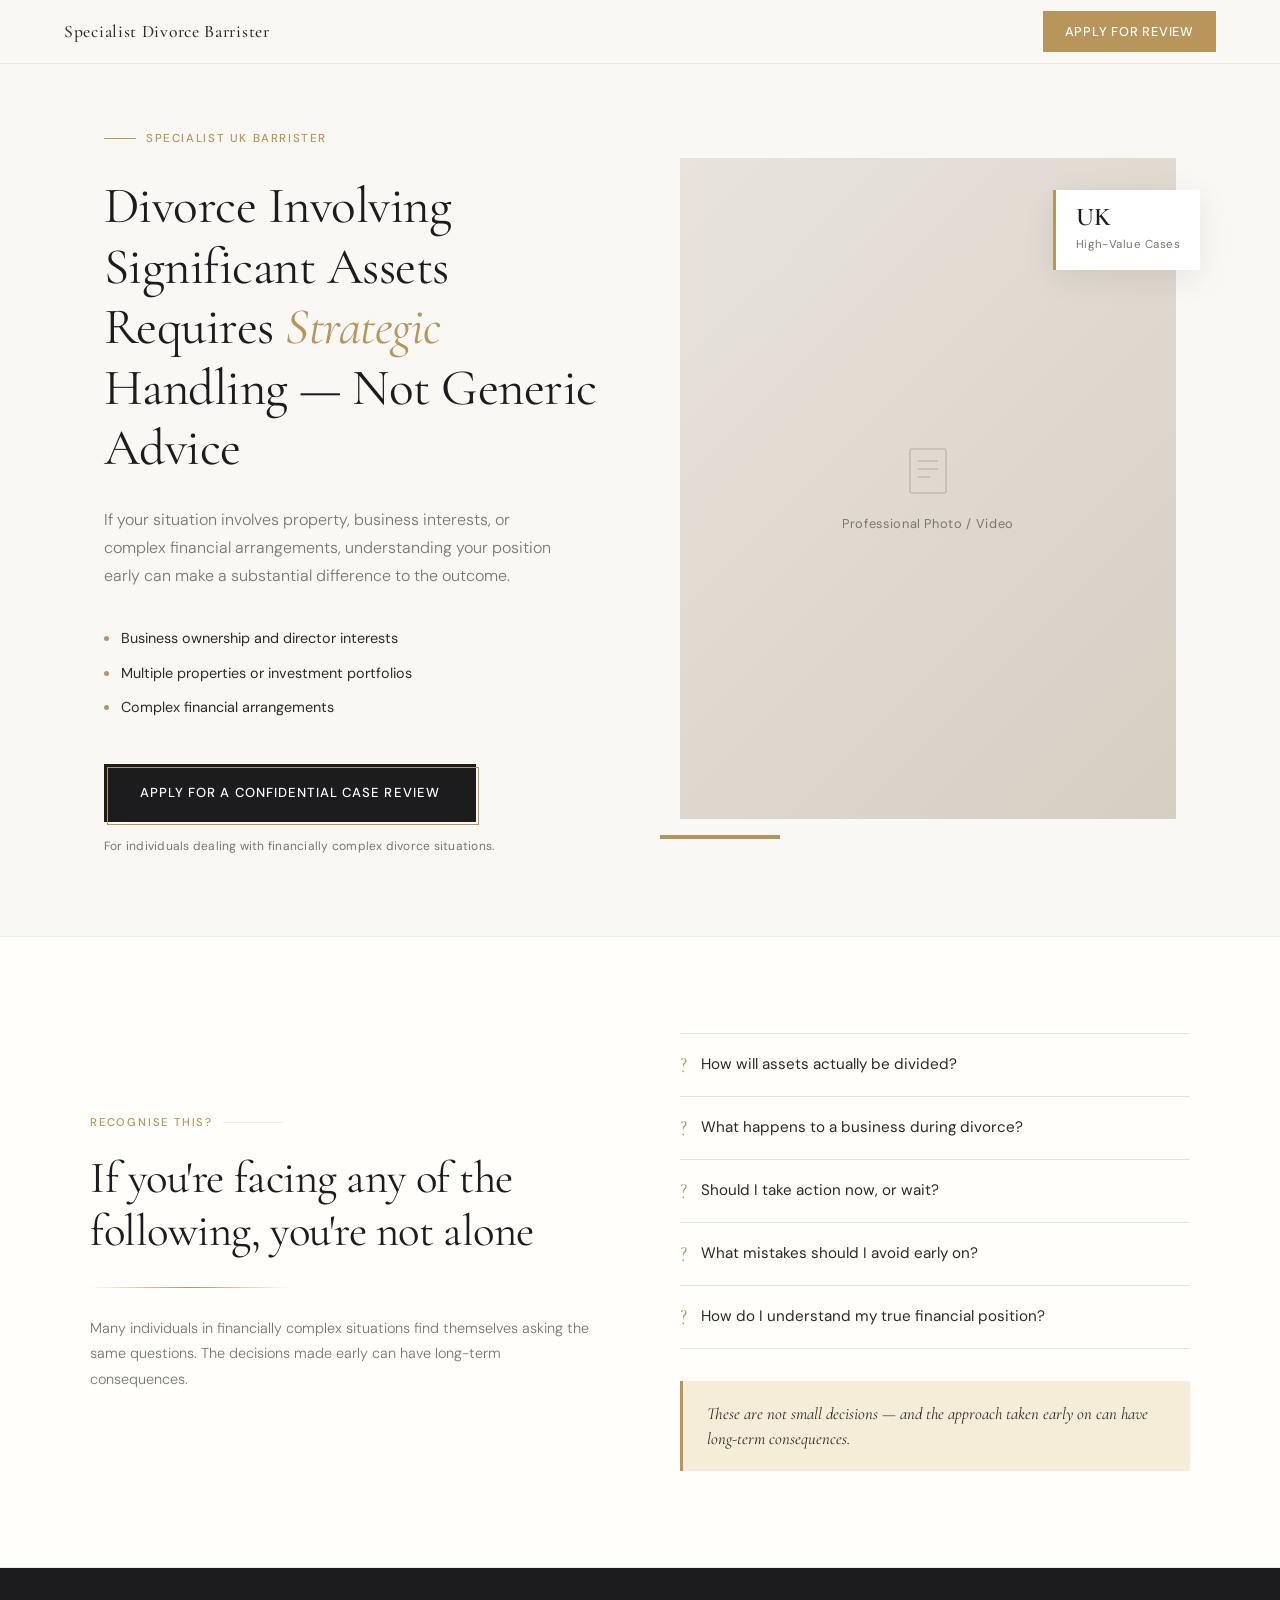
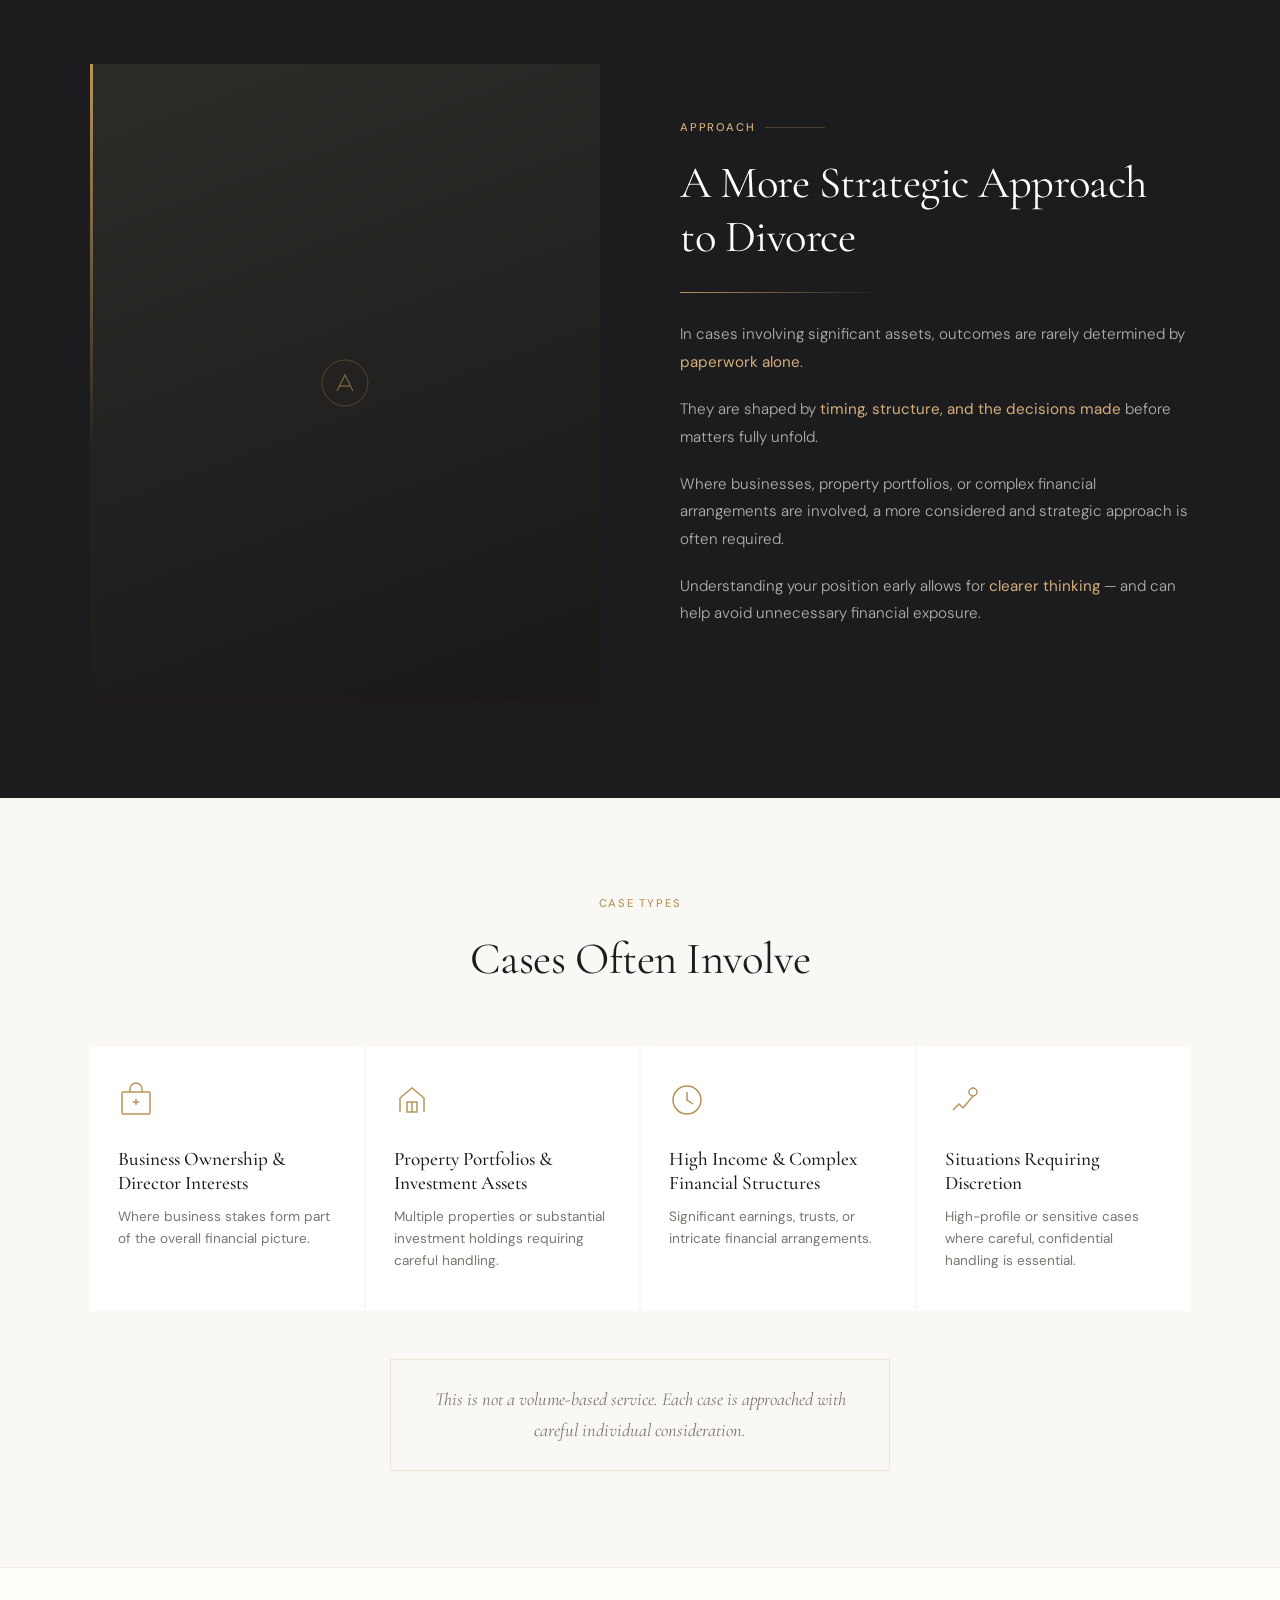
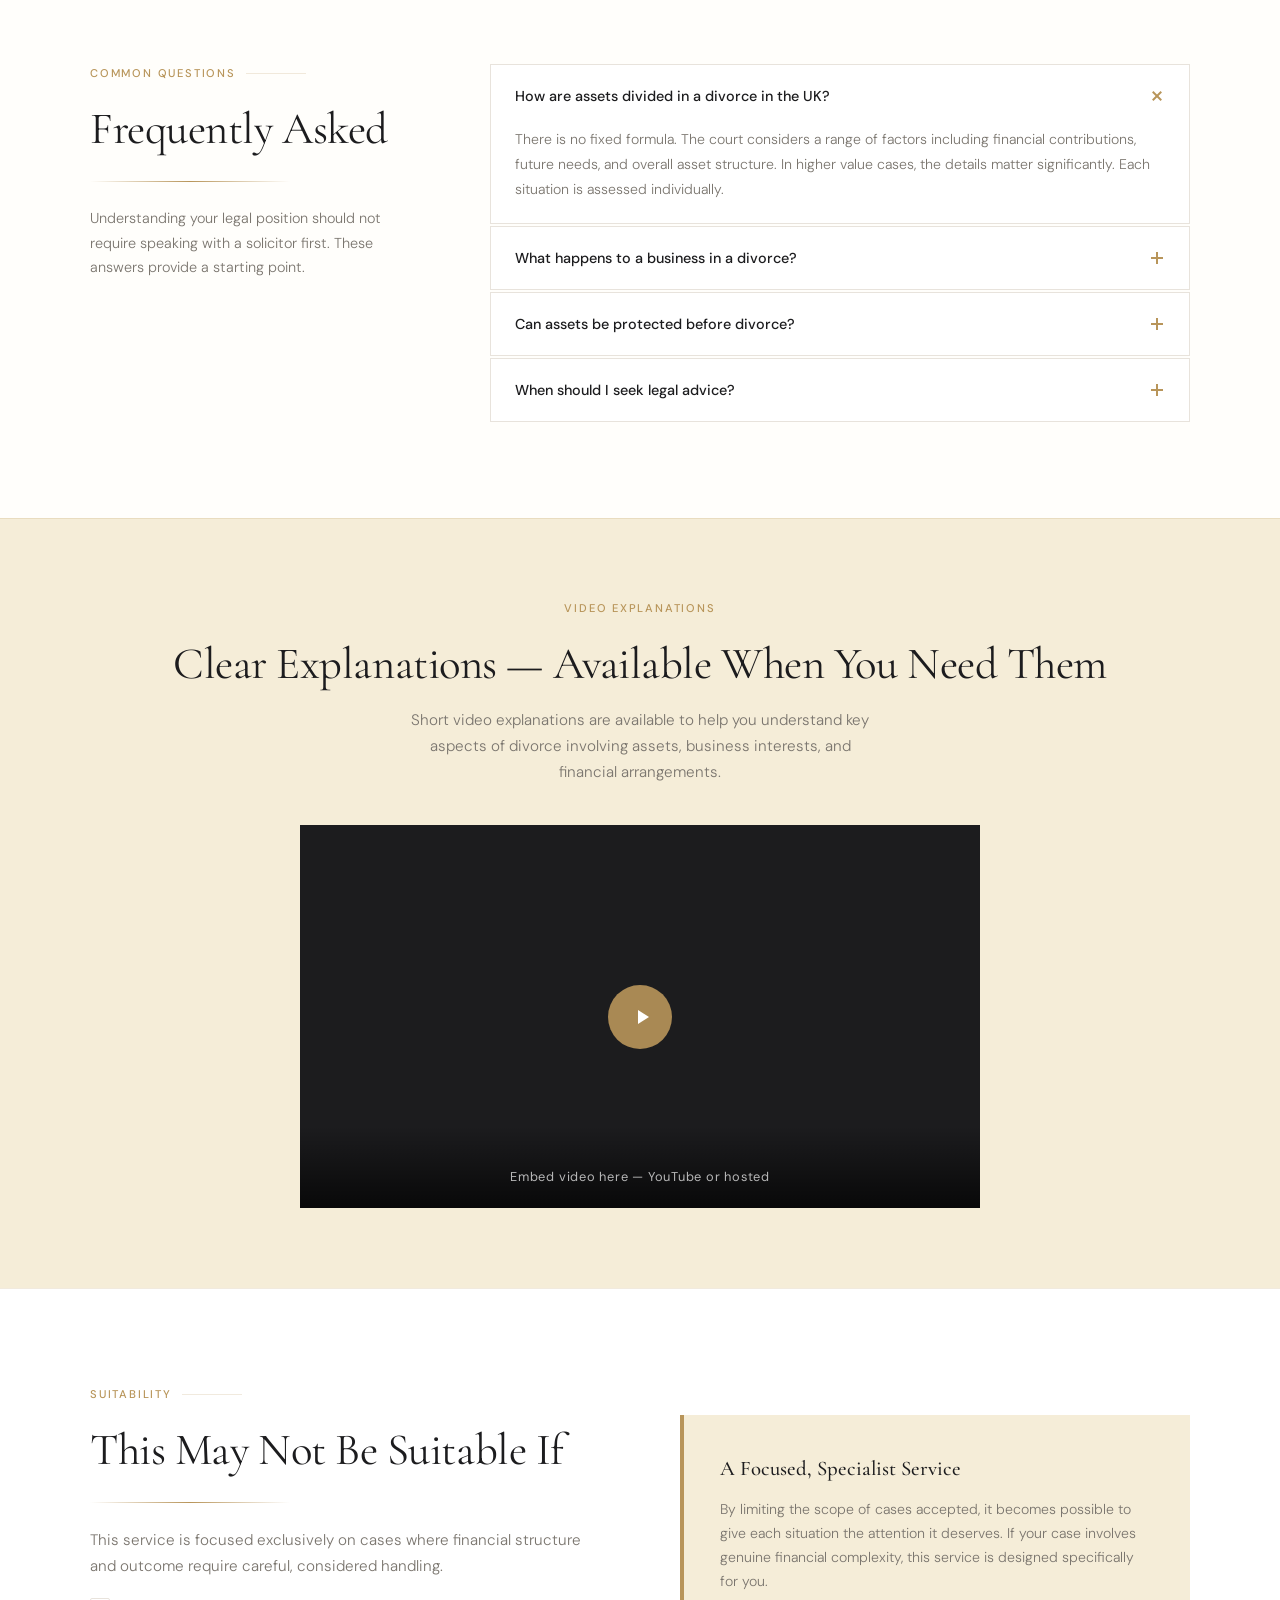
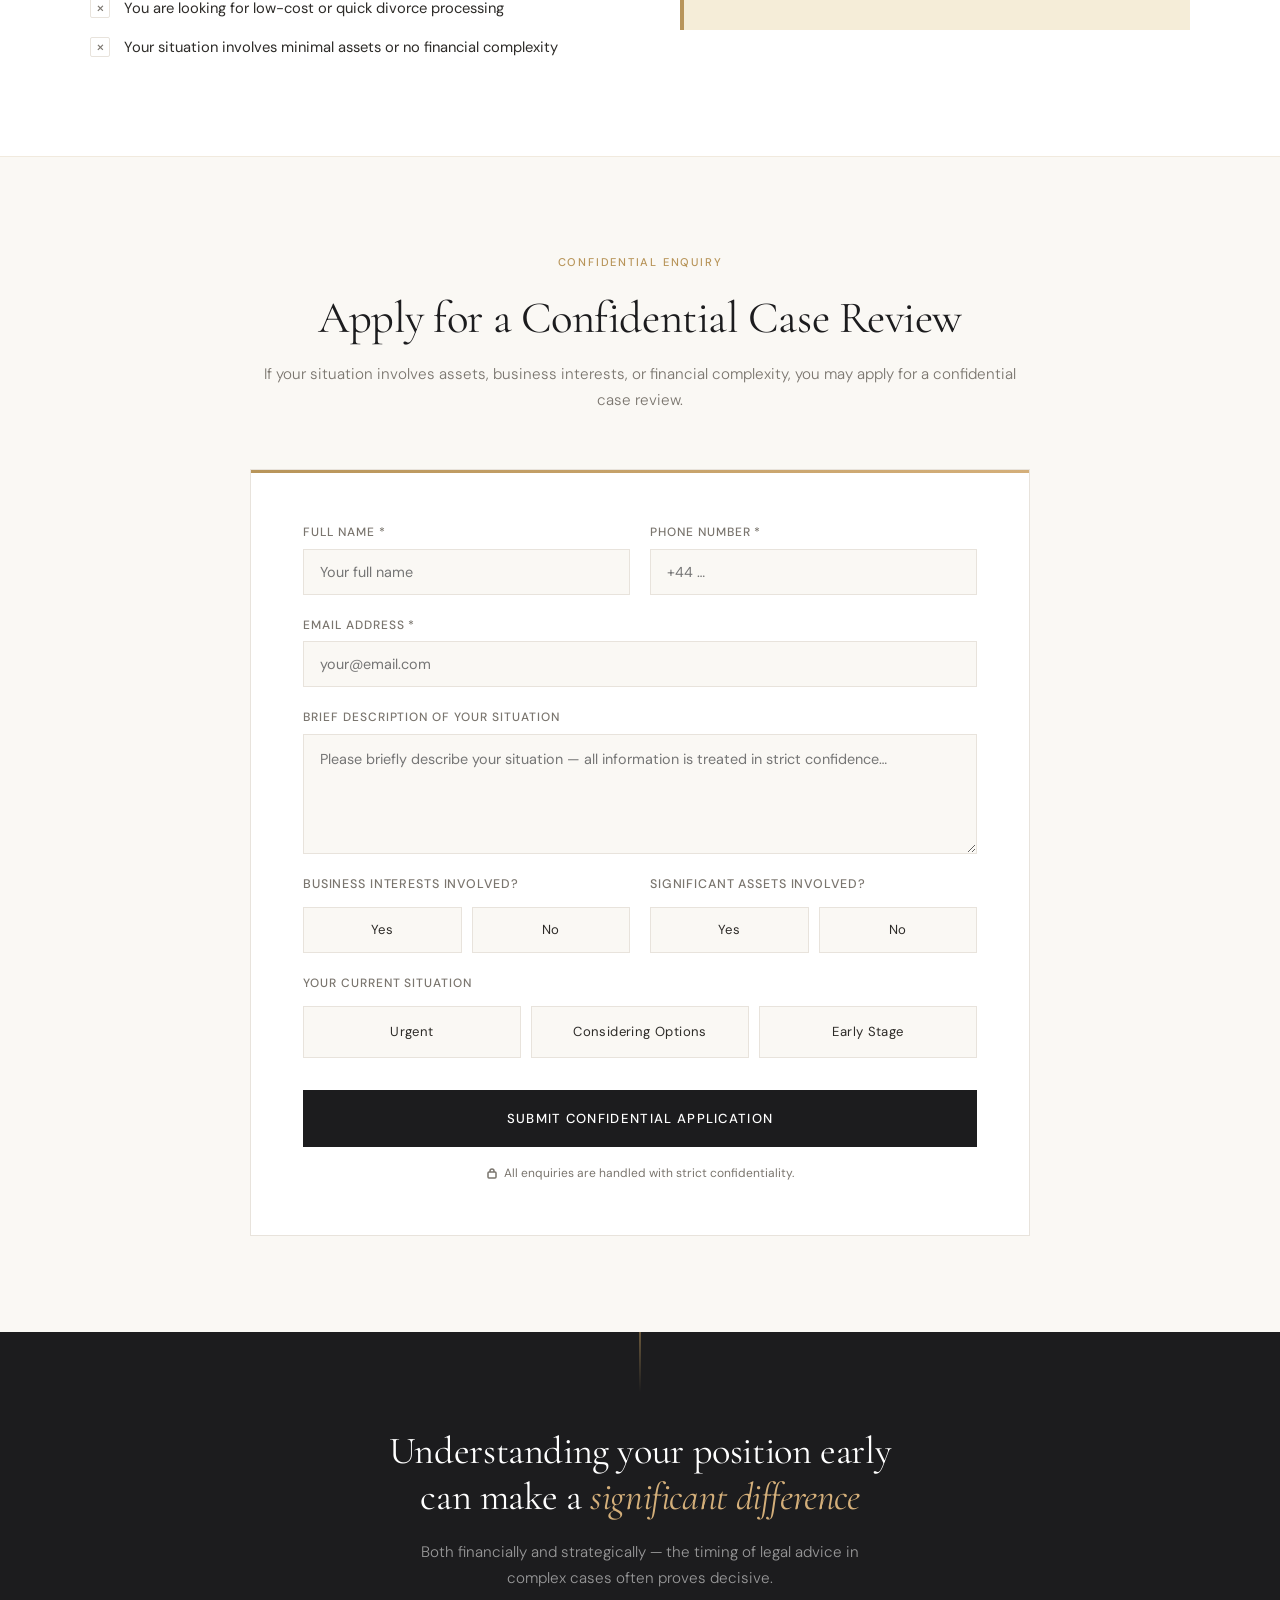
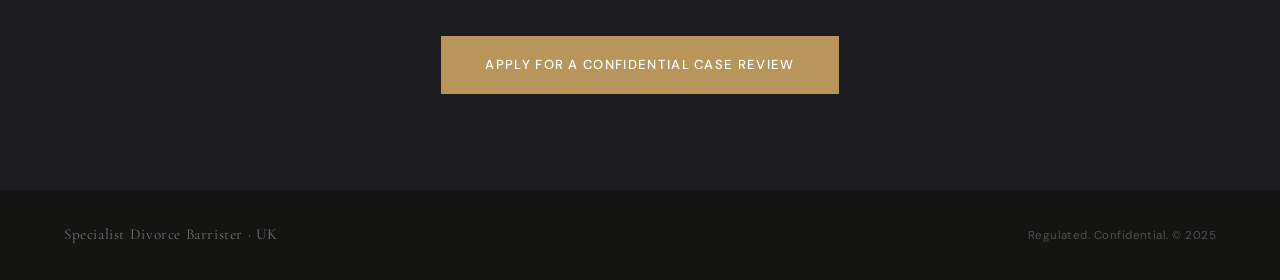
<file: divorce-barrister-landing.html>
<!DOCTYPE html>
<html lang="en">
<head>
<meta charset="UTF-8">
<meta name="viewport" content="width=device-width, initial-scale=1.0">
<title>Specialist Divorce Barrister — High-Value Cases UK</title>
<link rel="preconnect" href="https://fonts.googleapis.com">
<link rel="preconnect" href="https://fonts.gstatic.com" crossorigin>
<link href="https://fonts.googleapis.com/css2?family=Cormorant+Garamond:ital,wght@0,300;0,400;0,500;0,600;1,300;1,400&family=DM+Sans:wght@300;400;500&display=swap" rel="stylesheet">

<style>
  :root {
    --cream: #FAF8F4;
    --warm-white: #FFFEFB;
    --stone: #E8E3DC;
    --gold: #B8955A;
    --gold-light: #D4AF7A;
    --gold-pale: #F5EDD8;
    --charcoal: #1C1C1E;
    --ink: #2D2B28;
    --muted: #7A756E;
    --border: rgba(184, 149, 90, 0.2);
  }

  *, *::before, *::after { box-sizing: border-box; margin: 0; padding: 0; }

  html { scroll-behavior: smooth; }

  body {
    font-family: 'DM Sans', sans-serif;
    background: var(--cream);
    color: var(--ink);
    font-size: 16px;
    line-height: 1.7;
    overflow-x: hidden;
  }

  /* ── STICKY NAV ── */
  nav {
    position: fixed;
    top: 0; left: 0; right: 0;
    z-index: 100;
    background: rgba(250, 248, 244, 0.95);
    backdrop-filter: blur(12px);
    border-bottom: 1px solid var(--border);
    padding: 0 5%;
    display: flex;
    align-items: center;
    justify-content: space-between;
    height: 64px;
  }

  .nav-logo {
    font-family: 'Cormorant Garamond', serif;
    font-size: 1.1rem;
    font-weight: 500;
    letter-spacing: 0.04em;
    color: var(--ink);
  }

  .nav-cta {
    background: var(--gold);
    color: white;
    border: none;
    padding: 10px 22px;
    font-family: 'DM Sans', sans-serif;
    font-size: 0.8rem;
    font-weight: 500;
    letter-spacing: 0.06em;
    text-transform: uppercase;
    cursor: pointer;
    text-decoration: none;
    transition: background 0.2s;
  }
  .nav-cta:hover { background: #9A7A45; }

  /* ── HERO ── */
  .hero {
    min-height: 100vh;
    padding: 120px 5% 80px;
    display: grid;
    grid-template-columns: 1fr 1fr;
    gap: 80px;
    align-items: center;
    max-width: 1200px;
    margin: 0 auto;
  }

  .hero-eyebrow {
    display: inline-flex;
    align-items: center;
    gap: 10px;
    font-size: 0.72rem;
    font-weight: 500;
    letter-spacing: 0.14em;
    text-transform: uppercase;
    color: var(--gold);
    margin-bottom: 28px;
  }

  .hero-eyebrow::before {
    content: '';
    width: 32px;
    height: 1px;
    background: var(--gold);
  }

  h1 {
    font-family: 'Cormorant Garamond', serif;
    font-size: clamp(2.4rem, 4vw, 3.4rem);
    font-weight: 400;
    line-height: 1.18;
    color: var(--charcoal);
    margin-bottom: 28px;
    letter-spacing: -0.01em;
  }

  h1 em {
    font-style: italic;
    color: var(--gold);
  }

  .hero-sub {
    font-size: 1rem;
    color: var(--muted);
    line-height: 1.75;
    margin-bottom: 36px;
    max-width: 460px;
    font-weight: 300;
  }

  .hero-bullets {
    list-style: none;
    margin-bottom: 44px;
    display: flex;
    flex-direction: column;
    gap: 10px;
  }

  .hero-bullets li {
    display: flex;
    align-items: center;
    gap: 12px;
    font-size: 0.9rem;
    color: var(--ink);
    font-weight: 400;
  }

  .hero-bullets li::before {
    content: '';
    width: 5px;
    height: 5px;
    border-radius: 50%;
    background: var(--gold);
    flex-shrink: 0;
  }

  .btn-primary {
    display: inline-block;
    background: var(--charcoal);
    color: white;
    text-decoration: none;
    padding: 18px 36px;
    font-size: 0.82rem;
    font-weight: 500;
    letter-spacing: 0.08em;
    text-transform: uppercase;
    transition: all 0.25s;
    position: relative;
  }

  .btn-primary::after {
    content: '';
    position: absolute;
    bottom: -3px;
    right: -3px;
    width: 100%;
    height: 100%;
    border: 1px solid var(--gold);
    transition: all 0.25s;
  }

  .btn-primary:hover {
    background: var(--gold);
  }

  .btn-primary:hover::after {
    bottom: -6px;
    right: -6px;
  }

  .btn-note {
    display: block;
    margin-top: 14px;
    font-size: 0.75rem;
    color: var(--muted);
    letter-spacing: 0.02em;
  }

  /* Hero image side */
  .hero-visual {
    position: relative;
  }

  .hero-image-frame {
    position: relative;
    width: 100%;
    aspect-ratio: 3/4;
    overflow: hidden;
    background: var(--stone);
  }

  .hero-image-frame img {
    width: 100%;
    height: 100%;
    object-fit: cover;
    filter: grayscale(20%) contrast(1.05);
  }

  .hero-placeholder {
    width: 100%;
    height: 100%;
    background: linear-gradient(135deg, #E8E3DC 0%, #D6CEC3 100%);
    display: flex;
    flex-direction: column;
    align-items: center;
    justify-content: center;
    gap: 12px;
  }

  .hero-placeholder-icon {
    width: 60px;
    height: 60px;
    opacity: 0.3;
  }

  .hero-placeholder span {
    font-size: 0.8rem;
    color: var(--muted);
    letter-spacing: 0.05em;
  }

  .gold-accent-bar {
    position: absolute;
    bottom: -20px;
    left: -20px;
    width: 120px;
    height: 4px;
    background: var(--gold);
  }

  .hero-stat-tag {
    position: absolute;
    top: 32px;
    right: -24px;
    background: white;
    border-left: 3px solid var(--gold);
    padding: 14px 20px;
    box-shadow: 0 8px 32px rgba(0,0,0,0.08);
  }

  .hero-stat-tag strong {
    display: block;
    font-family: 'Cormorant Garamond', serif;
    font-size: 1.6rem;
    font-weight: 600;
    color: var(--charcoal);
    line-height: 1;
  }

  .hero-stat-tag span {
    font-size: 0.72rem;
    color: var(--muted);
    letter-spacing: 0.04em;
  }

  /* ── SECTION BASE ── */
  section {
    padding: 96px 5%;
  }

  .section-inner {
    max-width: 1100px;
    margin: 0 auto;
  }

  .section-label {
    font-size: 0.7rem;
    font-weight: 500;
    letter-spacing: 0.16em;
    text-transform: uppercase;
    color: var(--gold);
    margin-bottom: 20px;
    display: flex;
    align-items: center;
    gap: 10px;
  }

  .section-label::after {
    content: '';
    flex: 1;
    height: 1px;
    background: var(--border);
    max-width: 60px;
  }

  h2 {
    font-family: 'Cormorant Garamond', serif;
    font-size: clamp(2rem, 3.5vw, 2.8rem);
    font-weight: 400;
    line-height: 1.2;
    color: var(--charcoal);
    letter-spacing: -0.01em;
  }

  /* ── SECTION 2: PROBLEM ── */
  .problem {
    background: var(--warm-white);
    border-top: 1px solid var(--border);
    border-bottom: 1px solid var(--border);
  }

  .problem .section-inner {
    display: grid;
    grid-template-columns: 1fr 1fr;
    gap: 80px;
    align-items: center;
  }

  .problem-questions {
    display: flex;
    flex-direction: column;
    gap: 0;
  }

  .problem-q {
    padding: 18px 0;
    border-bottom: 1px solid var(--stone);
    font-size: 0.95rem;
    color: var(--ink);
    display: flex;
    align-items: flex-start;
    gap: 14px;
    font-weight: 400;
    transition: color 0.2s;
  }

  .problem-q:first-child { border-top: 1px solid var(--stone); }

  .q-mark {
    color: var(--gold);
    font-family: 'Cormorant Garamond', serif;
    font-size: 1.4rem;
    font-weight: 300;
    line-height: 1;
    flex-shrink: 0;
    margin-top: 2px;
  }

  .problem-note {
    margin-top: 32px;
    padding: 20px 24px;
    background: var(--gold-pale);
    border-left: 3px solid var(--gold);
    font-size: 0.88rem;
    color: var(--ink);
    font-style: italic;
    font-family: 'Cormorant Garamond', serif;
    font-size: 1.05rem;
    line-height: 1.5;
  }

  /* ── SECTION 3: AUTHORITY ── */
  .authority {
    background: var(--charcoal);
    color: white;
  }

  .authority h2 { color: white; }

  .authority .section-inner {
    display: grid;
    grid-template-columns: 1fr 1fr;
    gap: 80px;
    align-items: center;
  }

  .authority-image {
    position: relative;
    aspect-ratio: 4/5;
    background: #2D2B28;
    overflow: hidden;
  }

  .authority-image-placeholder {
    width: 100%;
    height: 100%;
    background: linear-gradient(160deg, #2D2B28 0%, #1A1917 100%);
    display: flex;
    align-items: center;
    justify-content: center;
  }

  .authority-gold-bar {
    position: absolute;
    top: 0;
    left: 0;
    width: 3px;
    height: 60%;
    background: linear-gradient(to bottom, var(--gold), transparent);
  }

  .authority-text p {
    color: rgba(255,255,255,0.65);
    font-size: 0.95rem;
    line-height: 1.8;
    margin-bottom: 20px;
    font-weight: 300;
  }

  .authority-text p strong {
    color: var(--gold-light);
    font-weight: 400;
  }

  .authority .section-label { color: var(--gold-light); }
  .authority .section-label::after { background: rgba(184,149,90,0.3); }

  /* ── SECTION 4: CASE TYPES ── */
  .cases {
    background: var(--cream);
  }

  .cases-header {
    text-align: center;
    margin-bottom: 60px;
  }

  .cases-header .section-label { justify-content: center; }
  .cases-header .section-label::after { display: none; }

  .cases-grid {
    display: grid;
    grid-template-columns: repeat(4, 1fr);
    gap: 2px;
  }

  .case-card {
    background: white;
    padding: 36px 28px;
    border-bottom: 3px solid transparent;
    transition: all 0.3s;
    position: relative;
  }

  .case-card:hover {
    border-bottom-color: var(--gold);
    transform: translateY(-4px);
    box-shadow: 0 12px 40px rgba(0,0,0,0.07);
  }

  .case-icon {
    width: 36px;
    height: 36px;
    margin-bottom: 20px;
    color: var(--gold);
  }

  .case-card h3 {
    font-family: 'Cormorant Garamond', serif;
    font-size: 1.2rem;
    font-weight: 500;
    color: var(--charcoal);
    margin-bottom: 10px;
    line-height: 1.3;
  }

  .case-card p {
    font-size: 0.85rem;
    color: var(--muted);
    line-height: 1.6;
  }

  .not-volume {
    text-align: center;
    margin-top: 48px;
    padding: 24px;
    border: 1px solid var(--border);
    max-width: 500px;
    margin-left: auto;
    margin-right: auto;
  }

  .not-volume p {
    font-family: 'Cormorant Garamond', serif;
    font-size: 1.15rem;
    font-style: italic;
    color: var(--muted);
  }

  /* ── SECTION 5: FAQ ── */
  .faq {
    background: var(--warm-white);
    border-top: 1px solid var(--border);
  }

  .faq .section-inner {
    display: grid;
    grid-template-columns: 320px 1fr;
    gap: 80px;
    align-items: start;
  }

  .faq-sidebar h2 { margin-bottom: 20px; }

  .faq-sidebar p {
    font-size: 0.9rem;
    color: var(--muted);
    line-height: 1.7;
    font-weight: 300;
  }

  .faq-list {
    display: flex;
    flex-direction: column;
    gap: 2px;
  }

  .faq-item {
    border: 1px solid var(--stone);
    background: white;
  }

  .faq-q {
    width: 100%;
    text-align: left;
    background: none;
    border: none;
    padding: 22px 24px;
    font-family: 'DM Sans', sans-serif;
    font-size: 0.9rem;
    font-weight: 500;
    color: var(--charcoal);
    cursor: pointer;
    display: flex;
    justify-content: space-between;
    align-items: center;
    gap: 16px;
    transition: color 0.2s;
  }

  .faq-q:hover { color: var(--gold); }

  .faq-arrow {
    width: 16px;
    height: 16px;
    color: var(--gold);
    transition: transform 0.3s;
    flex-shrink: 0;
  }

  .faq-item.open .faq-arrow { transform: rotate(45deg); }

  .faq-a {
    max-height: 0;
    overflow: hidden;
    transition: max-height 0.35s ease;
  }

  .faq-item.open .faq-a { max-height: 300px; }

  .faq-a-inner {
    padding: 0 24px 22px;
    font-size: 0.88rem;
    color: var(--muted);
    line-height: 1.75;
    font-weight: 300;
  }

  /* ── SECTION 6: VIDEO ── */
  .video-section {
    background: var(--gold-pale);
    text-align: center;
    padding: 80px 5%;
    border-top: 1px solid var(--border);
  }

  .video-section .section-label { justify-content: center; }
  .video-section .section-label::after { display: none; }

  .video-section h2 { margin-bottom: 16px; }

  .video-section > p {
    color: var(--muted);
    font-size: 0.95rem;
    max-width: 480px;
    margin: 0 auto 40px;
    font-weight: 300;
  }

  .video-embed {
    max-width: 680px;
    margin: 0 auto;
    aspect-ratio: 16/9;
    background: var(--charcoal);
    position: relative;
    display: flex;
    align-items: center;
    justify-content: center;
    cursor: pointer;
    overflow: hidden;
  }

  .video-play-btn {
    width: 64px;
    height: 64px;
    border-radius: 50%;
    background: rgba(184,149,90,0.9);
    display: flex;
    align-items: center;
    justify-content: center;
    transition: all 0.25s;
    z-index: 2;
  }

  .video-embed:hover .video-play-btn {
    background: var(--gold);
    transform: scale(1.1);
  }

  .video-play-btn svg { width: 24px; height: 24px; color: white; margin-left: 4px; }

  .video-label {
    position: absolute;
    bottom: 0;
    left: 0;
    right: 0;
    background: linear-gradient(transparent, rgba(0,0,0,0.7));
    padding: 40px 24px 20px;
    color: rgba(255,255,255,0.7);
    font-size: 0.8rem;
    letter-spacing: 0.06em;
  }

  /* ── SECTION 7: DISQUALIFICATION ── */
  .disqualify {
    background: white;
    border-top: 1px solid var(--border);
    border-bottom: 1px solid var(--border);
  }

  .disqualify .section-inner {
    display: grid;
    grid-template-columns: 1fr 1fr;
    gap: 80px;
    align-items: center;
  }

  .disqualify-text p {
    font-size: 0.95rem;
    color: var(--muted);
    line-height: 1.75;
    margin-bottom: 16px;
    font-weight: 300;
  }

  .disqualify-list {
    list-style: none;
    display: flex;
    flex-direction: column;
    gap: 14px;
  }

  .disqualify-list li {
    display: flex;
    align-items: flex-start;
    gap: 14px;
    font-size: 0.92rem;
    color: var(--ink);
  }

  .x-mark {
    width: 20px;
    height: 20px;
    border: 1px solid var(--stone);
    border-radius: 2px;
    flex-shrink: 0;
    display: flex;
    align-items: center;
    justify-content: center;
    margin-top: 2px;
  }

  .x-mark::after {
    content: '×';
    color: var(--muted);
    font-size: 1rem;
    line-height: 1;
  }

  .service-focus {
    padding: 36px;
    background: var(--gold-pale);
    border-left: 4px solid var(--gold);
  }

  .service-focus h3 {
    font-family: 'Cormorant Garamond', serif;
    font-size: 1.3rem;
    font-weight: 500;
    color: var(--charcoal);
    margin-bottom: 12px;
  }

  .service-focus p {
    font-size: 0.88rem;
    color: var(--muted);
    line-height: 1.7;
    font-weight: 300;
  }

  /* ── SECTION 8: FORM ── */
  .form-section {
    background: var(--cream);
    padding: 96px 5%;
  }

  .form-section .section-inner {
    max-width: 780px;
    margin: 0 auto;
  }

  .form-header {
    text-align: center;
    margin-bottom: 56px;
  }

  .form-header .section-label { justify-content: center; }
  .form-header .section-label::after { display: none; }

  .form-header p {
    color: var(--muted);
    font-size: 0.95rem;
    margin-top: 16px;
    font-weight: 300;
  }

  .form-card {
    background: white;
    padding: 52px;
    border: 1px solid var(--stone);
    position: relative;
  }

  .form-card::before {
    content: '';
    position: absolute;
    top: 0; left: 0; right: 0;
    height: 3px;
    background: linear-gradient(90deg, var(--gold), var(--gold-light));
  }

  .form-grid {
    display: grid;
    grid-template-columns: 1fr 1fr;
    gap: 20px;
    margin-bottom: 20px;
  }

  .form-group {
    display: flex;
    flex-direction: column;
    gap: 6px;
  }

  .form-group.full { grid-column: 1 / -1; }

  label {
    font-size: 0.75rem;
    font-weight: 500;
    letter-spacing: 0.08em;
    text-transform: uppercase;
    color: var(--muted);
  }

  input, textarea, select {
    border: 1px solid var(--stone);
    background: var(--cream);
    padding: 13px 16px;
    font-family: 'DM Sans', sans-serif;
    font-size: 0.9rem;
    color: var(--ink);
    outline: none;
    transition: border-color 0.2s;
    width: 100%;
    appearance: none;
  }

  input:focus, textarea:focus, select:focus {
    border-color: var(--gold);
    background: white;
  }

  textarea {
    resize: vertical;
    min-height: 120px;
    line-height: 1.6;
  }

  .qual-row {
    display: grid;
    grid-template-columns: 1fr 1fr;
    gap: 20px;
    margin-bottom: 20px;
  }

  .qual-group h4 {
    font-size: 0.78rem;
    font-weight: 500;
    letter-spacing: 0.07em;
    text-transform: uppercase;
    color: var(--muted);
    margin-bottom: 12px;
  }

  .radio-options {
    display: flex;
    gap: 10px;
  }

  .radio-opt {
    flex: 1;
    position: relative;
  }

  .radio-opt input[type="radio"] {
    position: absolute;
    opacity: 0;
    width: 0;
  }

  .radio-opt label {
    display: flex;
    align-items: center;
    justify-content: center;
    padding: 11px;
    border: 1px solid var(--stone);
    background: var(--cream);
    cursor: pointer;
    font-size: 0.82rem;
    letter-spacing: 0.05em;
    transition: all 0.2s;
    text-transform: none;
    font-weight: 400;
    color: var(--ink);
  }

  .radio-opt input[type="radio"]:checked + label {
    border-color: var(--gold);
    background: var(--gold-pale);
    color: var(--gold);
    font-weight: 500;
  }

  .timeline-opts {
    display: grid;
    grid-template-columns: repeat(3, 1fr);
    gap: 10px;
    margin-bottom: 32px;
  }

  .timeline-opt {
    position: relative;
  }

  .timeline-opt input[type="radio"] {
    position: absolute;
    opacity: 0;
    width: 0;
  }

  .timeline-opt label {
    display: flex;
    align-items: center;
    justify-content: center;
    padding: 14px 10px;
    border: 1px solid var(--stone);
    background: var(--cream);
    cursor: pointer;
    font-size: 0.82rem;
    letter-spacing: 0.03em;
    text-align: center;
    transition: all 0.2s;
    text-transform: none;
    font-weight: 400;
    color: var(--ink);
  }

  .timeline-opt input[type="radio"]:checked + label {
    border-color: var(--charcoal);
    background: var(--charcoal);
    color: white;
  }

  .timeline-label {
    font-size: 0.75rem;
    font-weight: 500;
    letter-spacing: 0.08em;
    text-transform: uppercase;
    color: var(--muted);
    margin-bottom: 12px;
  }

  .submit-btn {
    width: 100%;
    background: var(--charcoal);
    color: white;
    border: none;
    padding: 20px;
    font-family: 'DM Sans', sans-serif;
    font-size: 0.82rem;
    font-weight: 500;
    letter-spacing: 0.1em;
    text-transform: uppercase;
    cursor: pointer;
    transition: background 0.25s;
    position: relative;
  }

  .submit-btn:hover { background: var(--gold); }

  .form-footer-note {
    text-align: center;
    margin-top: 16px;
    font-size: 0.75rem;
    color: var(--muted);
    display: flex;
    align-items: center;
    justify-content: center;
    gap: 6px;
  }

  .lock-icon { width: 12px; height: 12px; }

  /* ── FINAL CTA ── */
  .final-cta {
    background: var(--charcoal);
    text-align: center;
    padding: 96px 5%;
    position: relative;
    overflow: hidden;
  }

  .final-cta::before {
    content: '';
    position: absolute;
    top: 0; left: 50%; transform: translateX(-50%);
    width: 1px;
    height: 60px;
    background: linear-gradient(to bottom, var(--gold), transparent);
  }

  .final-cta h2 {
    color: white;
    font-size: clamp(1.8rem, 3vw, 2.6rem);
    margin-bottom: 20px;
  }

  .final-cta h2 em {
    font-style: italic;
    color: var(--gold-light);
  }

  .final-cta p {
    color: rgba(255,255,255,0.55);
    font-size: 0.95rem;
    margin-bottom: 44px;
    font-weight: 300;
    max-width: 480px;
    margin-left: auto;
    margin-right: auto;
  }

  .btn-gold {
    display: inline-block;
    background: var(--gold);
    color: white;
    text-decoration: none;
    padding: 18px 44px;
    font-size: 0.82rem;
    font-weight: 500;
    letter-spacing: 0.1em;
    text-transform: uppercase;
    transition: background 0.25s;
  }

  .btn-gold:hover { background: var(--gold-light); }

  /* ── FOOTER ── */
  footer {
    background: #141412;
    padding: 32px 5%;
    display: flex;
    align-items: center;
    justify-content: space-between;
  }

  .footer-logo {
    font-family: 'Cormorant Garamond', serif;
    font-size: 0.95rem;
    color: rgba(255,255,255,0.4);
    letter-spacing: 0.04em;
  }

  .footer-note {
    font-size: 0.72rem;
    color: rgba(255,255,255,0.25);
    letter-spacing: 0.04em;
  }

  /* ── DIVIDER ── */
  .gold-divider {
    height: 1px;
    background: linear-gradient(90deg, transparent, var(--gold), transparent);
    max-width: 200px;
    margin: 28px auto;
  }

  /* ── FADE-IN ANIMATION ── */
  .fade-in {
    opacity: 0;
    transform: translateY(24px);
    transition: opacity 0.6s ease, transform 0.6s ease;
  }

  .fade-in.visible {
    opacity: 1;
    transform: translateY(0);
  }

  /* ── RESPONSIVE ── */
  @media (max-width: 900px) {
    .hero {
      grid-template-columns: 1fr;
      padding: 100px 5% 60px;
      gap: 48px;
    }

    .hero-visual { order: -1; }
    .hero-image-frame { aspect-ratio: 16/9; }
    .hero-stat-tag { display: none; }

    .problem .section-inner,
    .authority .section-inner,
    .disqualify .section-inner,
    .faq .section-inner {
      grid-template-columns: 1fr;
      gap: 40px;
    }

    .cases-grid { grid-template-columns: 1fr 1fr; }

    .form-card { padding: 32px 24px; }
    .form-grid { grid-template-columns: 1fr; }
    .qual-row { grid-template-columns: 1fr; }

    footer { flex-direction: column; gap: 10px; text-align: center; }
  }

  @media (max-width: 600px) {
    .cases-grid { grid-template-columns: 1fr; }
    .timeline-opts { grid-template-columns: 1fr; }
  }

  /* Mobile sticky CTA */
  .mobile-sticky-cta {
    display: none;
    position: fixed;
    bottom: 0; left: 0; right: 0;
    background: var(--charcoal);
    padding: 14px 20px;
    z-index: 99;
    text-align: center;
  }

  @media (max-width: 768px) {
    .mobile-sticky-cta { display: block; }
    body { padding-bottom: 60px; }

    .mobile-sticky-cta a {
      color: white;
      text-decoration: none;
      font-size: 0.82rem;
      font-weight: 500;
      letter-spacing: 0.08em;
      text-transform: uppercase;
    }

    .mobile-sticky-cta span {
      color: var(--gold-light);
      margin-right: 8px;
    }
  }
</style>
</head>

<body>

<!-- NAV -->
<nav>
  <div class="nav-logo">Specialist Divorce Barrister</div>
  <a href="#apply" class="nav-cta">Apply for Review</a>
</nav>

<!-- HERO -->
<section style="padding:0; background: var(--cream);">
  <div class="hero">
    <div class="hero-text fade-in">
      <div class="hero-eyebrow">Specialist UK Barrister</div>
      <h1>Divorce Involving Significant Assets Requires <em>Strategic</em> Handling — Not Generic Advice</h1>
      <p class="hero-sub">If your situation involves property, business interests, or complex financial arrangements, understanding your position early can make a substantial difference to the outcome.</p>

      <ul class="hero-bullets">
        <li>Business ownership and director interests</li>
        <li>Multiple properties or investment portfolios</li>
        <li>Complex financial arrangements</li>
      </ul>

      <a href="#apply" class="btn-primary">Apply for a Confidential Case Review</a>
      <span class="btn-note">For individuals dealing with financially complex divorce situations.</span>
    </div>

    <div class="hero-visual fade-in" style="transition-delay: 0.2s;">
      <div class="hero-image-frame">
        <div class="hero-placeholder">
          <svg class="hero-placeholder-icon" viewBox="0 0 60 60" fill="none" xmlns="http://www.w3.org/2000/svg">
            <rect x="12" y="8" width="36" height="44" rx="2" stroke="#7A756E" stroke-width="1.5"/>
            <line x1="20" y1="20" x2="40" y2="20" stroke="#7A756E" stroke-width="1.5"/>
            <line x1="20" y1="28" x2="40" y2="28" stroke="#7A756E" stroke-width="1.5"/>
            <line x1="20" y1="36" x2="32" y2="36" stroke="#7A756E" stroke-width="1.5"/>
          </svg>
          <span>Professional Photo / Video</span>
        </div>
      </div>
      <div class="gold-accent-bar"></div>
      <div class="hero-stat-tag">
        <strong>UK</strong>
        <span>High-Value Cases</span>
      </div>
    </div>
  </div>
</section>

<!-- PROBLEM -->
<section class="problem">
  <div class="section-inner">
    <div class="fade-in">
      <div class="section-label">Recognise This?</div>
      <h2>If you're facing any of the following, you're not alone</h2>
      <div class="gold-divider" style="margin: 28px 0;"></div>
      <p style="color: var(--muted); font-size:0.9rem; font-weight:300; line-height:1.75;">Many individuals in financially complex situations find themselves asking the same questions. The decisions made early can have long-term consequences.</p>
    </div>
    <div class="fade-in" style="transition-delay:0.15s;">
      <div class="problem-questions">
        <div class="problem-q"><span class="q-mark">?</span> How will assets actually be divided?</div>
        <div class="problem-q"><span class="q-mark">?</span> What happens to a business during divorce?</div>
        <div class="problem-q"><span class="q-mark">?</span> Should I take action now, or wait?</div>
        <div class="problem-q"><span class="q-mark">?</span> What mistakes should I avoid early on?</div>
        <div class="problem-q"><span class="q-mark">?</span> How do I understand my true financial position?</div>
      </div>
      <div class="problem-note">
        These are not small decisions — and the approach taken early on can have long-term consequences.
      </div>
    </div>
  </div>
</section>

<!-- AUTHORITY -->
<section class="authority">
  <div class="section-inner">
    <div class="authority-image fade-in">
      <div class="authority-image-placeholder">
        <svg width="48" height="48" viewBox="0 0 48 48" fill="none">
          <circle cx="24" cy="24" r="23" stroke="rgba(184,149,90,0.3)" stroke-width="1"/>
          <path d="M16 32 L24 16 L32 32" stroke="rgba(184,149,90,0.5)" stroke-width="1.5" fill="none"/>
          <line x1="19" y1="27" x2="29" y2="27" stroke="rgba(184,149,90,0.5)" stroke-width="1.5"/>
        </svg>
      </div>
      <div class="authority-gold-bar"></div>
    </div>
    <div class="authority-text fade-in" style="transition-delay:0.2s;">
      <div class="section-label">Approach</div>
      <h2>A More Strategic Approach to Divorce</h2>
      <div class="gold-divider" style="margin: 28px 0; background: linear-gradient(90deg, var(--gold), transparent);"></div>
      <p>In cases involving significant assets, outcomes are rarely determined by <strong>paperwork alone</strong>.</p>
      <p>They are shaped by <strong>timing, structure, and the decisions made</strong> before matters fully unfold.</p>
      <p>Where businesses, property portfolios, or complex financial arrangements are involved, a more considered and strategic approach is often required.</p>
      <p>Understanding your position early allows for <strong>clearer thinking</strong> — and can help avoid unnecessary financial exposure.</p>
    </div>
  </div>
</section>

<!-- CASE TYPES -->
<section class="cases">
  <div class="section-inner">
    <div class="cases-header fade-in">
      <div class="section-label">Case Types</div>
      <h2>Cases Often Involve</h2>
    </div>
    <div class="cases-grid fade-in" style="transition-delay:0.2s;">
      <div class="case-card">
        <svg class="case-icon" viewBox="0 0 36 36" fill="none" stroke="currentColor" stroke-width="1.5">
          <rect x="4" y="10" width="28" height="22" rx="1"/>
          <path d="M12 10V7a6 6 0 0112 0v3"/>
          <line x1="18" y1="17" x2="18" y2="23"/>
          <line x1="15" y1="20" x2="21" y2="20"/>
        </svg>
        <h3>Business Ownership &amp; Director Interests</h3>
        <p>Where business stakes form part of the overall financial picture.</p>
      </div>
      <div class="case-card">
        <svg class="case-icon" viewBox="0 0 36 36" fill="none" stroke="currentColor" stroke-width="1.5">
          <path d="M6 30V16l12-10 12 10v14"/>
          <rect x="13" y="20" width="10" height="10"/>
          <line x1="18" y1="20" x2="18" y2="30"/>
        </svg>
        <h3>Property Portfolios &amp; Investment Assets</h3>
        <p>Multiple properties or substantial investment holdings requiring careful handling.</p>
      </div>
      <div class="case-card">
        <svg class="case-icon" viewBox="0 0 36 36" fill="none" stroke="currentColor" stroke-width="1.5">
          <circle cx="18" cy="18" r="14"/>
          <path d="M18 10v8l6 4"/>
        </svg>
        <h3>High Income &amp; Complex Financial Structures</h3>
        <p>Significant earnings, trusts, or intricate financial arrangements.</p>
      </div>
      <div class="case-card">
        <svg class="case-icon" viewBox="0 0 36 36" fill="none" stroke="currentColor" stroke-width="1.5">
          <path d="M8 28l6-6 4 4 10-12"/>
          <circle cx="28" cy="10" r="4"/>
        </svg>
        <h3>Situations Requiring Discretion</h3>
        <p>High-profile or sensitive cases where careful, confidential handling is essential.</p>
      </div>
    </div>
    <div class="not-volume fade-in" style="transition-delay:0.3s;">
      <p>This is not a volume-based service. Each case is approached with careful individual consideration.</p>
    </div>
  </div>
</section>

<!-- FAQ -->
<section class="faq">
  <div class="section-inner">
    <div class="faq-sidebar fade-in">
      <div class="section-label">Common Questions</div>
      <h2>Frequently Asked</h2>
      <div class="gold-divider" style="margin: 24px 0;"></div>
      <p>Understanding your legal position should not require speaking with a solicitor first. These answers provide a starting point.</p>
    </div>
    <div class="faq-list fade-in" style="transition-delay:0.2s;">
      <div class="faq-item open">
        <button class="faq-q" onclick="toggleFaq(this)">
          How are assets divided in a divorce in the UK?
          <svg class="faq-arrow" viewBox="0 0 16 16" fill="none" stroke="currentColor" stroke-width="2">
            <line x1="8" y1="2" x2="8" y2="14"/><line x1="2" y1="8" x2="14" y2="8"/>
          </svg>
        </button>
        <div class="faq-a">
          <div class="faq-a-inner">There is no fixed formula. The court considers a range of factors including financial contributions, future needs, and overall asset structure. In higher value cases, the details matter significantly. Each situation is assessed individually.</div>
        </div>
      </div>
      <div class="faq-item">
        <button class="faq-q" onclick="toggleFaq(this)">
          What happens to a business in a divorce?
          <svg class="faq-arrow" viewBox="0 0 16 16" fill="none" stroke="currentColor" stroke-width="2">
            <line x1="8" y1="2" x2="8" y2="14"/><line x1="2" y1="8" x2="14" y2="8"/>
          </svg>
        </button>
        <div class="faq-a">
          <div class="faq-a-inner">A business can form part of the financial settlement. The extent of its involvement depends on ownership structure, valuation, and how it fits into the wider financial picture. Early assessment is typically beneficial.</div>
        </div>
      </div>
      <div class="faq-item">
        <button class="faq-q" onclick="toggleFaq(this)">
          Can assets be protected before divorce?
          <svg class="faq-arrow" viewBox="0 0 16 16" fill="none" stroke="currentColor" stroke-width="2">
            <line x1="8" y1="2" x2="8" y2="14"/><line x1="2" y1="8" x2="14" y2="8"/>
          </svg>
        </button>
        <div class="faq-a">
          <div class="faq-a-inner">In certain situations, steps can be taken early on that may influence how assets are treated. Timing and structure are critical, and decisions should be made carefully with proper advice.</div>
        </div>
      </div>
      <div class="faq-item">
        <button class="faq-q" onclick="toggleFaq(this)">
          When should I seek legal advice?
          <svg class="faq-arrow" viewBox="0 0 16 16" fill="none" stroke="currentColor" stroke-width="2">
            <line x1="8" y1="2" x2="8" y2="14"/><line x1="2" y1="8" x2="14" y2="8"/>
          </svg>
        </button>
        <div class="faq-a">
          <div class="faq-a-inner">Often, the earlier you understand your position, the more options remain available. Waiting too long can significantly limit flexibility and may affect the range of strategies open to you.</div>
        </div>
      </div>
    </div>
  </div>
</section>

<!-- VIDEO -->
<section class="video-section">
  <div class="section-label">Video Explanations</div>
  <h2>Clear Explanations — Available When You Need Them</h2>
  <p>Short video explanations are available to help you understand key aspects of divorce involving assets, business interests, and financial arrangements.</p>
  <div class="video-embed fade-in">
    <div class="video-play-btn">
      <svg viewBox="0 0 24 24" fill="currentColor"><path d="M8 5v14l11-7z"/></svg>
    </div>
    <div class="video-label">Embed video here — YouTube or hosted</div>
  </div>
</section>

<!-- DISQUALIFICATION -->
<section class="disqualify">
  <div class="section-inner">
    <div class="disqualify-text fade-in">
      <div class="section-label">Suitability</div>
      <h2>This May Not Be Suitable If</h2>
      <div class="gold-divider" style="margin:24px 0;"></div>
      <p>This service is focused exclusively on cases where financial structure and outcome require careful, considered handling.</p>
      <ul class="disqualify-list">
        <li><div class="x-mark"></div>You are looking for low-cost or quick divorce processing</li>
        <li><div class="x-mark"></div>Your situation involves minimal assets or no financial complexity</li>
      </ul>
    </div>
    <div class="service-focus fade-in" style="transition-delay:0.2s;">
      <h3>A Focused, Specialist Service</h3>
      <p>By limiting the scope of cases accepted, it becomes possible to give each situation the attention it deserves. If your case involves genuine financial complexity, this service is designed specifically for you.</p>
    </div>
  </div>
</section>

<!-- FORM -->
<section class="form-section" id="apply">
  <div class="section-inner">
    <div class="form-header fade-in">
      <div class="section-label">Confidential Enquiry</div>
      <h2>Apply for a Confidential Case Review</h2>
      <p>If your situation involves assets, business interests, or financial complexity, you may apply for a confidential case review.</p>
    </div>
    <div class="form-card fade-in" style="transition-delay:0.2s;">
      <div class="form-grid">
        <div class="form-group">
          <label for="name">Full Name *</label>
          <input type="text" id="name" placeholder="Your full name" required>
        </div>
        <div class="form-group">
          <label for="phone">Phone Number *</label>
          <input type="tel" id="phone" placeholder="+44 …" required>
        </div>
        <div class="form-group full">
          <label for="email">Email Address *</label>
          <input type="email" id="email" placeholder="your@email.com" required>
        </div>
        <div class="form-group full">
          <label for="situation">Brief Description of Your Situation</label>
          <textarea id="situation" placeholder="Please briefly describe your situation — all information is treated in strict confidence…"></textarea>
        </div>
      </div>

      <div class="qual-row">
        <div class="qual-group">
          <h4>Business interests involved?</h4>
          <div class="radio-options">
            <div class="radio-opt">
              <input type="radio" name="business" id="biz-yes" value="yes">
              <label for="biz-yes">Yes</label>
            </div>
            <div class="radio-opt">
              <input type="radio" name="business" id="biz-no" value="no">
              <label for="biz-no">No</label>
            </div>
          </div>
        </div>
        <div class="qual-group">
          <h4>Significant assets involved?</h4>
          <div class="radio-options">
            <div class="radio-opt">
              <input type="radio" name="assets" id="assets-yes" value="yes">
              <label for="assets-yes">Yes</label>
            </div>
            <div class="radio-opt">
              <input type="radio" name="assets" id="assets-no" value="no">
              <label for="assets-no">No</label>
            </div>
          </div>
        </div>
      </div>

      <div class="timeline-label">Your current situation</div>
      <div class="timeline-opts">
        <div class="timeline-opt">
          <input type="radio" name="timeline" id="t-urgent" value="urgent">
          <label for="t-urgent">Urgent</label>
        </div>
        <div class="timeline-opt">
          <input type="radio" name="timeline" id="t-consider" value="considering">
          <label for="t-consider">Considering Options</label>
        </div>
        <div class="timeline-opt">
          <input type="radio" name="timeline" id="t-early" value="early">
          <label for="t-early">Early Stage</label>
        </div>
      </div>

      <button class="submit-btn" onclick="handleSubmit()">Submit Confidential Application</button>
      <div class="form-footer-note">
        <svg class="lock-icon" viewBox="0 0 12 12" fill="none" stroke="currentColor" stroke-width="1.5">
          <rect x="2" y="5" width="8" height="6" rx="1"/>
          <path d="M4 5V4a2 2 0 014 0v1"/>
        </svg>
        All enquiries are handled with strict confidentiality.
      </div>
    </div>
  </div>
</section>

<!-- FINAL CTA -->
<section class="final-cta">
  <h2>Understanding your position early<br>can make a <em>significant difference</em></h2>
  <p>Both financially and strategically — the timing of legal advice in complex cases often proves decisive.</p>
  <a href="#apply" class="btn-gold">Apply for a Confidential Case Review</a>
</section>

<!-- FOOTER -->
<footer>
  <div class="footer-logo">Specialist Divorce Barrister · UK</div>
  <div class="footer-note">Regulated. Confidential. © 2025</div>
</footer>

<!-- MOBILE STICKY -->
<div class="mobile-sticky-cta">
  <a href="#apply"><span>→</span> Apply for a Confidential Case Review</a>
</div>

<script>
  // FAQ toggle
  function toggleFaq(btn) {
    const item = btn.closest('.faq-item');
    const isOpen = item.classList.contains('open');
    document.querySelectorAll('.faq-item.open').forEach(i => i.classList.remove('open'));
    if (!isOpen) item.classList.add('open');
  }

  // Scroll fade-in
  const observer = new IntersectionObserver((entries) => {
    entries.forEach(e => {
      if (e.isIntersecting) {
        e.target.classList.add('visible');
        observer.unobserve(e.target);
      }
    });
  }, { threshold: 0.1 });

  document.querySelectorAll('.fade-in').forEach(el => observer.observe(el));

  // Form submit
  function handleSubmit() {
    const name = document.getElementById('name').value;
    const email = document.getElementById('email').value;
    const phone = document.getElementById('phone').value;
    if (!name || !email || !phone) {
      alert('Please complete the required fields (Name, Email, Phone).');
      return;
    }
    alert('Thank you. Your application has been received and will be handled in strict confidence. You will be contacted shortly.');
  }

  // Schema markup for FAQ (SEO)
  const faqSchema = {
    "@context": "https://schema.org",
    "@type": "FAQPage",
    "mainEntity": [
      {
        "@type": "Question",
        "name": "How are assets divided in a divorce in the UK?",
        "acceptedAnswer": {
          "@type": "Answer",
          "text": "There is no fixed formula. The court considers a range of factors including financial contributions, future needs, and overall asset structure. In higher value cases, the details matter significantly."
        }
      },
      {
        "@type": "Question",
        "name": "What happens to a business in a divorce?",
        "acceptedAnswer": {
          "@type": "Answer",
          "text": "A business can form part of the financial settlement. The extent of its involvement depends on ownership structure, valuation, and how it fits into the wider financial picture."
        }
      },
      {
        "@type": "Question",
        "name": "Can assets be protected before divorce?",
        "acceptedAnswer": {
          "@type": "Answer",
          "text": "In certain situations, steps can be taken early on that may influence how assets are treated. Timing and structure are critical."
        }
      },
      {
        "@type": "Question",
        "name": "When should I seek legal advice?",
        "acceptedAnswer": {
          "@type": "Answer",
          "text": "Often, the earlier you understand your position, the more options remain available. Waiting too long can limit flexibility."
        }
      }
    ]
  };

  const script = document.createElement('script');
  script.type = 'application/ld+json';
  script.textContent = JSON.stringify(faqSchema);
  document.head.appendChild(script);
</script>

</body>
</html>
</file>
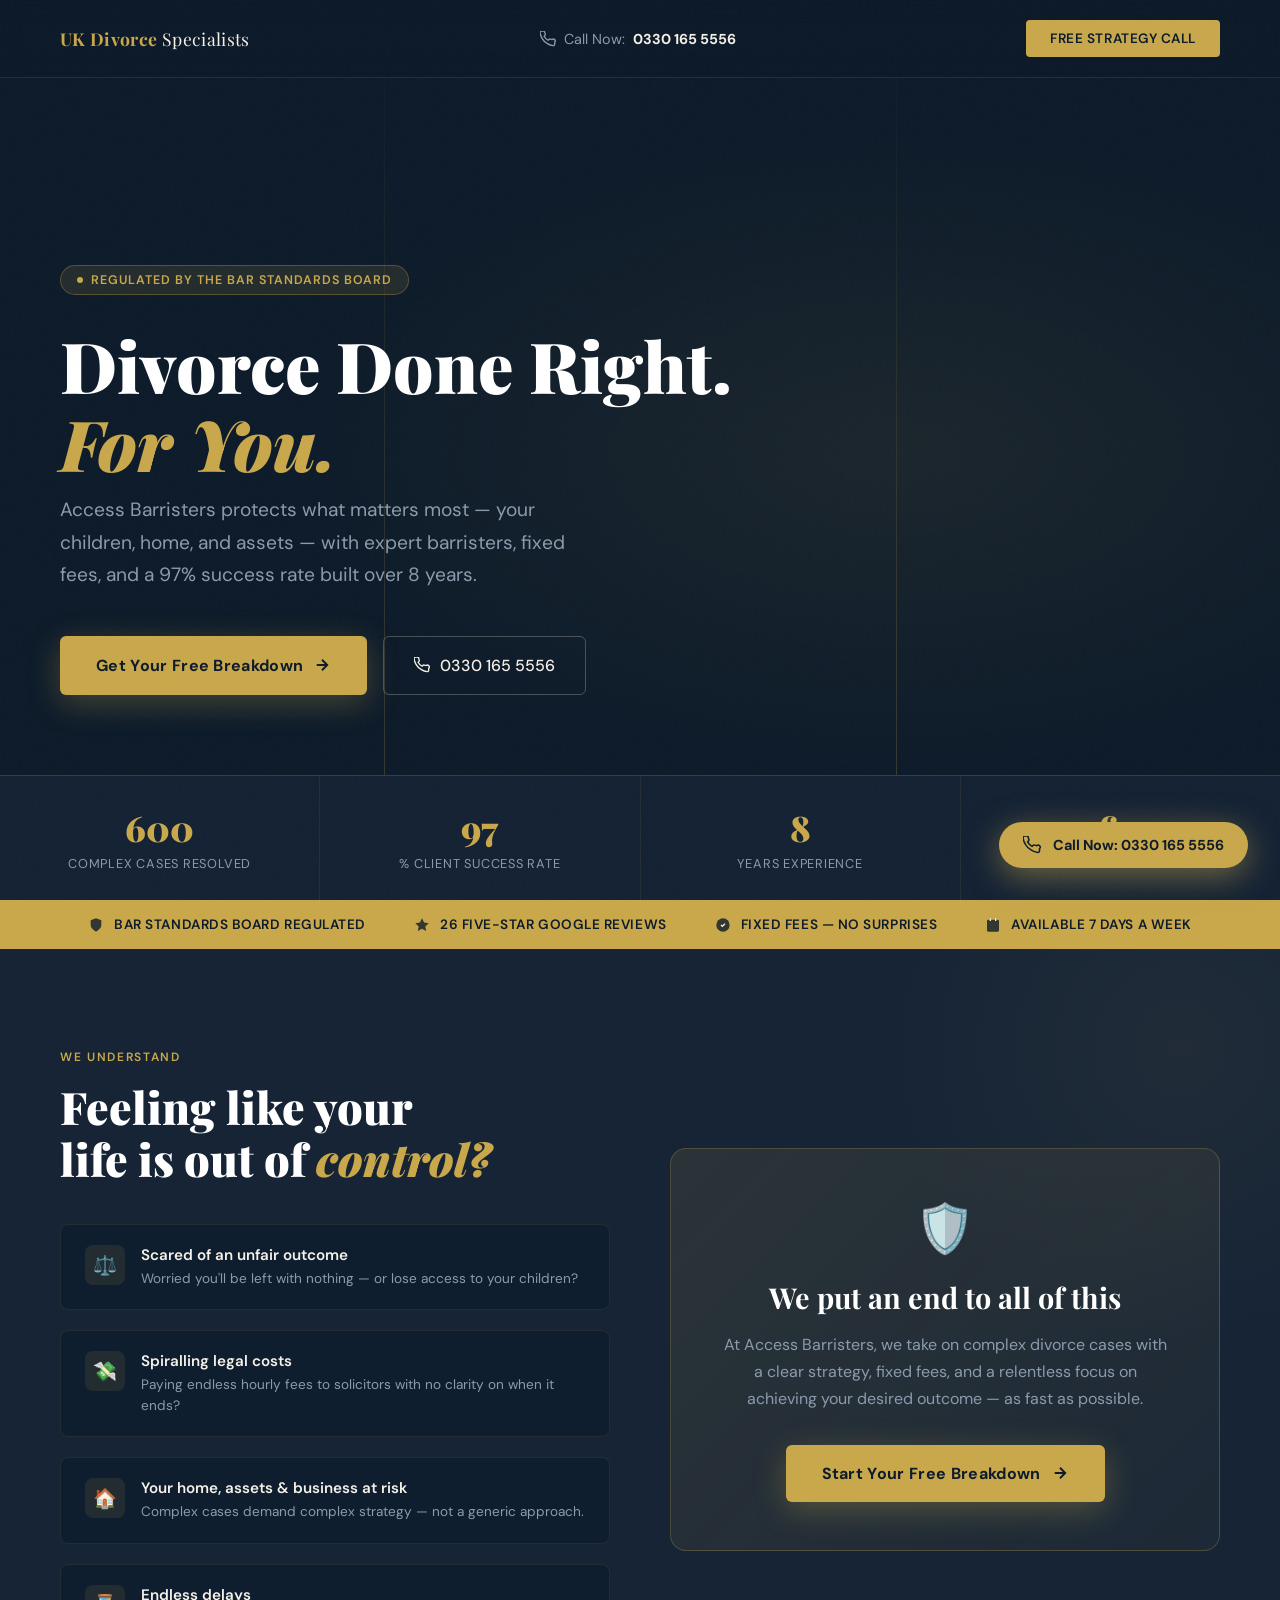
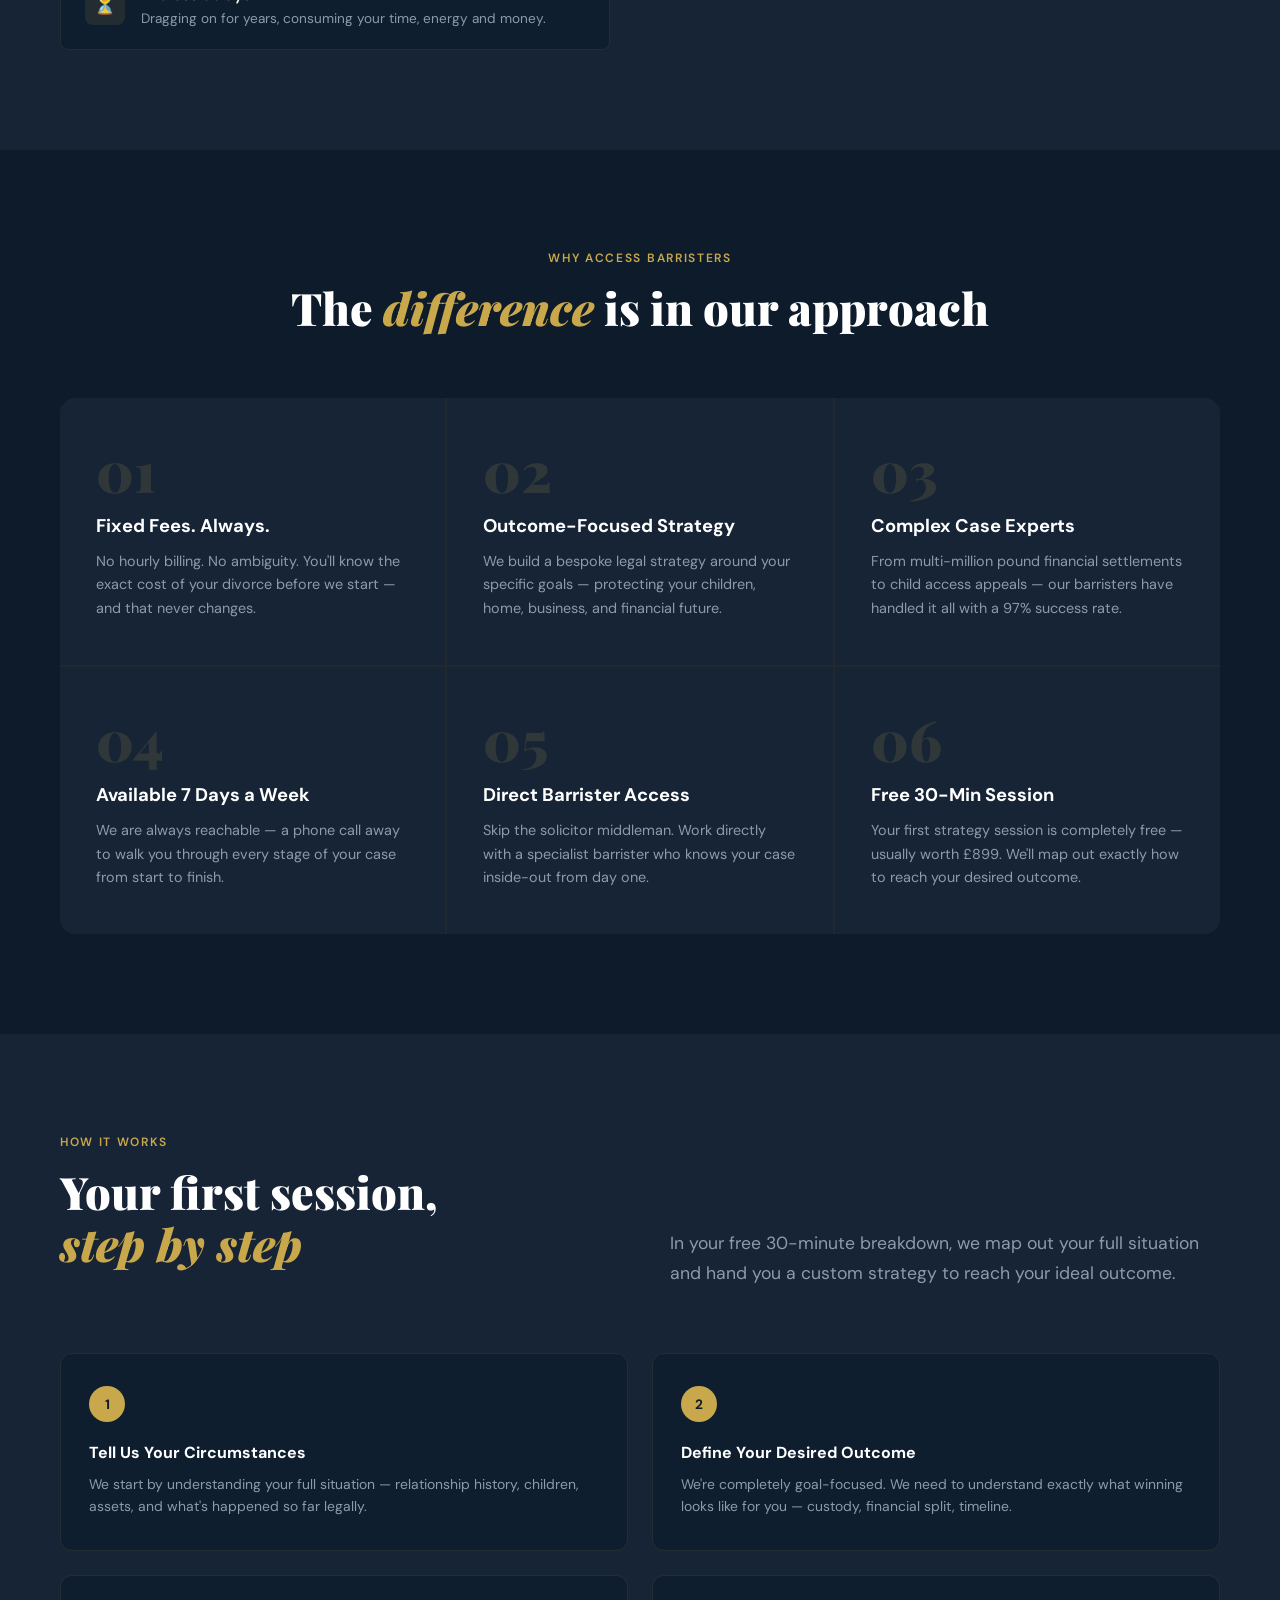
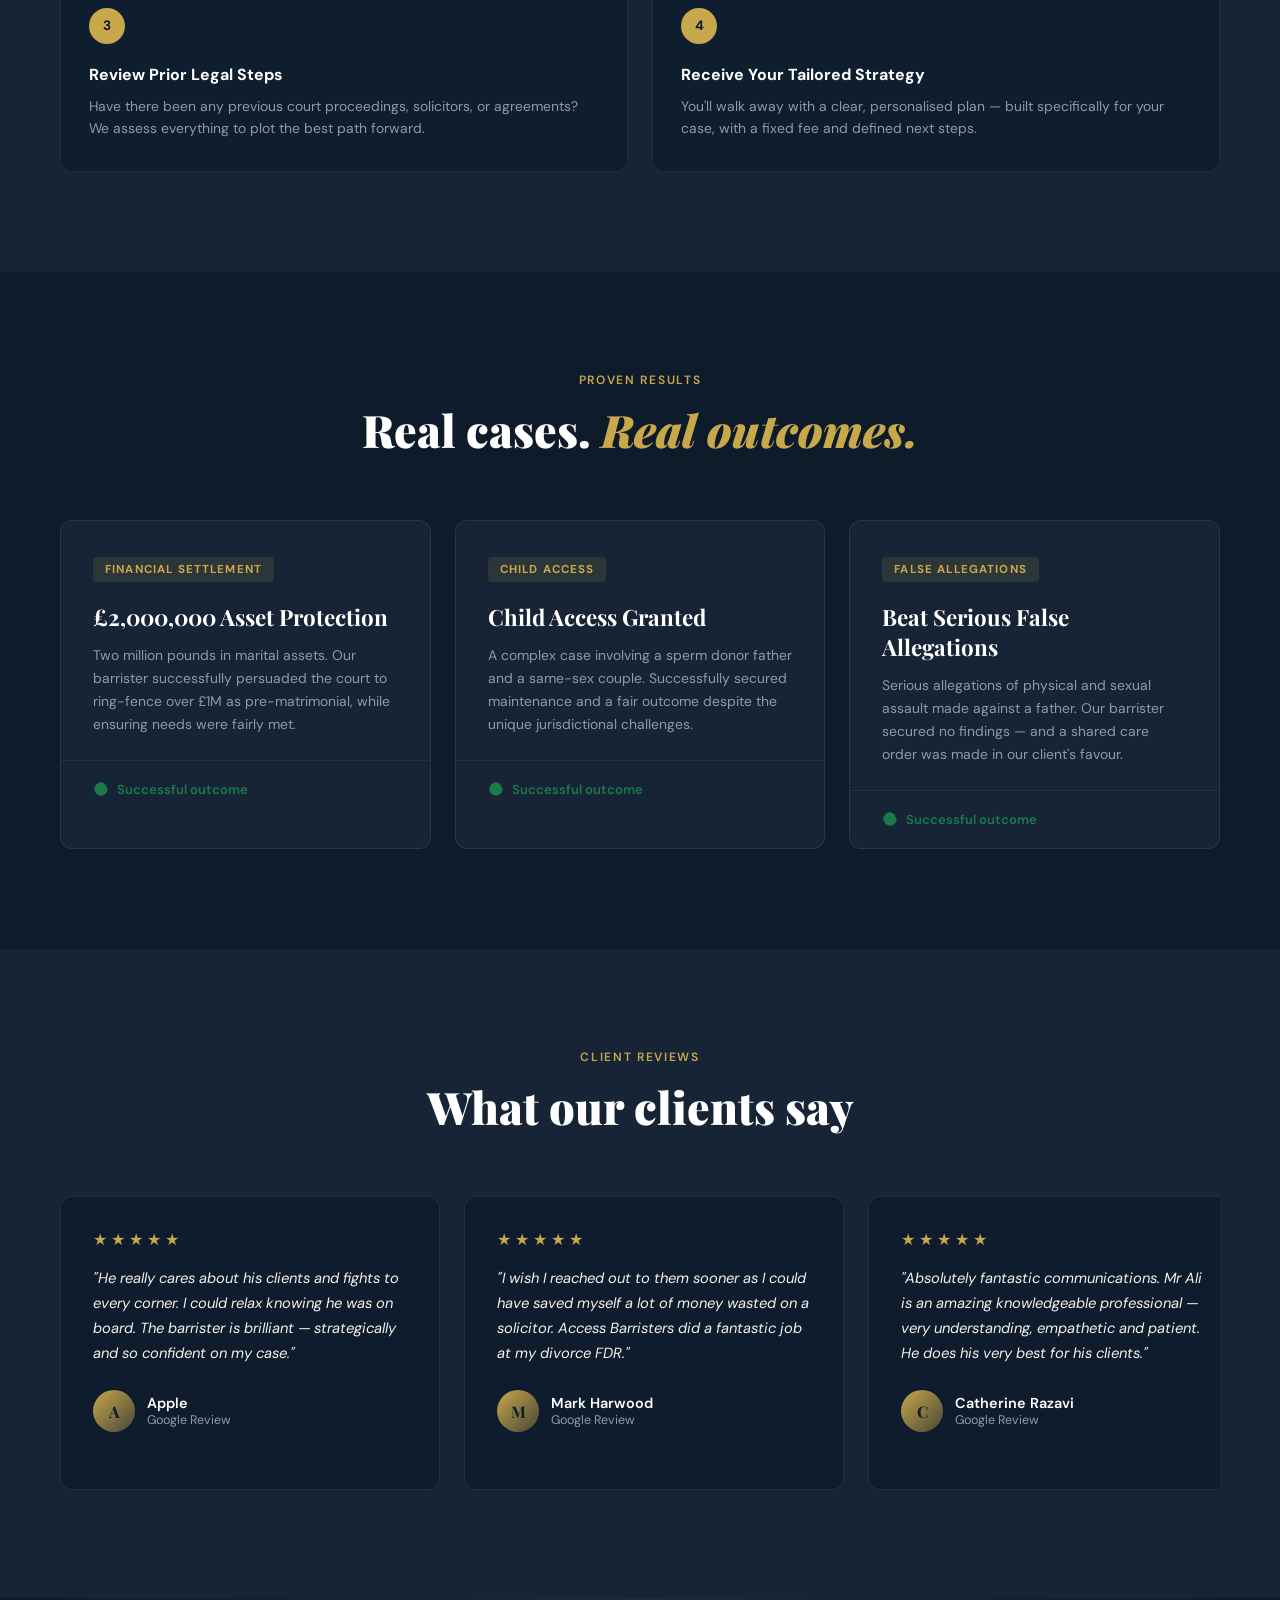
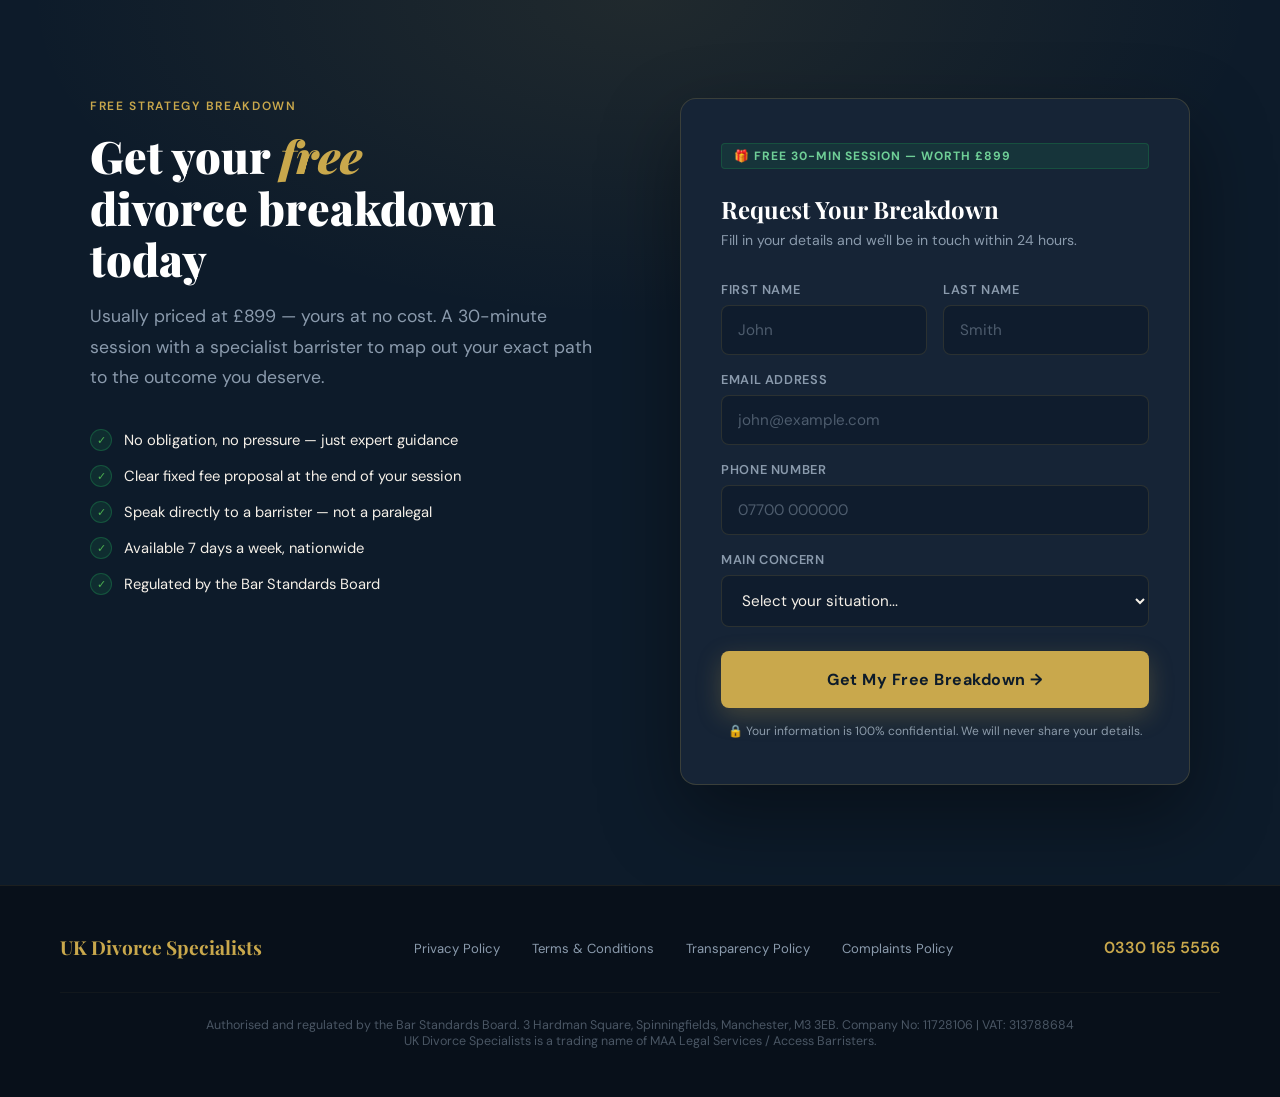
<file: ukdivorce-landing.html>
<!DOCTYPE html>
<html lang="en">
<head>
<meta charset="UTF-8">
<meta name="viewport" content="width=device-width, initial-scale=1.0">
<title>UK Divorce Specialists | Access Barristers</title>
<link rel="preconnect" href="https://fonts.googleapis.com">
<link href="https://fonts.googleapis.com/css2?family=Playfair+Display:ital,wght@0,400;0,700;0,900;1,400&family=DM+Sans:wght@300;400;500;600&display=swap" rel="stylesheet">
<style>
  :root {
    --navy: #0D1B2A;
    --navy-mid: #162436;
    --gold: #C9A84C;
    --gold-light: #E8C97A;
    --cream: #F5F0E8;
    --white: #FFFFFF;
    --slate: #8B9BAD;
    --red-soft: #C0392B;
    --green: #1A7A4A;
  }

  *, *::before, *::after { box-sizing: border-box; margin: 0; padding: 0; }

  html { scroll-behavior: smooth; }

  body {
    font-family: 'DM Sans', sans-serif;
    background: var(--navy);
    color: var(--cream);
    overflow-x: hidden;
  }

  /* ── NOISE TEXTURE ── */
  body::before {
    content: '';
    position: fixed;
    inset: 0;
    background-image: url("data:image/svg+xml,%3Csvg viewBox='0 0 256 256' xmlns='http://www.w3.org/2000/svg'%3E%3Cfilter id='n'%3E%3CfeTurbulence type='fractalNoise' baseFrequency='0.9' numOctaves='4' stitchTiles='stitch'/%3E%3C/filter%3E%3Crect width='100%25' height='100%25' filter='url(%23n)' opacity='0.04'/%3E%3C/svg%3E");
    pointer-events: none;
    z-index: 999;
    opacity: 0.4;
  }

  /* ── NAV ── */
  nav {
    position: fixed;
    top: 0; left: 0; right: 0;
    z-index: 100;
    display: flex;
    align-items: center;
    justify-content: space-between;
    padding: 20px 60px;
    background: rgba(13,27,42,0.85);
    backdrop-filter: blur(12px);
    border-bottom: 1px solid rgba(201,168,76,0.15);
    animation: fadeDown 0.8s ease both;
  }

  .nav-logo {
    font-family: 'Playfair Display', serif;
    font-size: 1.1rem;
    font-weight: 700;
    color: var(--gold);
    letter-spacing: 0.02em;
  }

  .nav-logo span { color: var(--cream); font-weight: 400; }

  nav a.nav-cta {
    background: var(--gold);
    color: var(--navy);
    padding: 10px 24px;
    border-radius: 4px;
    font-weight: 600;
    font-size: 0.85rem;
    text-decoration: none;
    letter-spacing: 0.04em;
    text-transform: uppercase;
    transition: background 0.25s, transform 0.2s;
  }

  nav a.nav-cta:hover { background: var(--gold-light); transform: translateY(-1px); }

  .nav-phone {
    font-size: 0.9rem;
    color: var(--slate);
    display: flex;
    align-items: center;
    gap: 8px;
  }
  .nav-phone strong { color: var(--cream); }

  /* ── HERO ── */
  .hero {
    min-height: 100vh;
    display: flex;
    align-items: center;
    position: relative;
    overflow: hidden;
    padding: 140px 60px 80px;
  }

  .hero-bg {
    position: absolute;
    inset: 0;
    background:
      radial-gradient(ellipse 80% 60% at 70% 50%, rgba(201,168,76,0.08) 0%, transparent 60%),
      radial-gradient(ellipse 50% 80% at 10% 80%, rgba(13,27,42,0.9) 0%, transparent 70%);
  }

  /* Animated diagonal lines */
  .hero-lines {
    position: absolute;
    inset: 0;
    overflow: hidden;
    pointer-events: none;
  }
  .hero-lines::before, .hero-lines::after {
    content: '';
    position: absolute;
    width: 1px;
    height: 200%;
    background: linear-gradient(to bottom, transparent, rgba(201,168,76,0.25), transparent);
    animation: slideDown 8s linear infinite;
  }
  .hero-lines::before { left: 30%; animation-delay: 0s; }
  .hero-lines::after { left: 70%; animation-delay: 4s; }

  @keyframes slideDown {
    from { transform: translateY(-50%); }
    to { transform: translateY(0%); }
  }

  .hero-content {
    position: relative;
    max-width: 700px;
    z-index: 2;
  }

  .hero-badge {
    display: inline-flex;
    align-items: center;
    gap: 8px;
    background: rgba(201,168,76,0.12);
    border: 1px solid rgba(201,168,76,0.3);
    border-radius: 100px;
    padding: 6px 16px;
    font-size: 0.78rem;
    font-weight: 600;
    color: var(--gold);
    letter-spacing: 0.08em;
    text-transform: uppercase;
    margin-bottom: 32px;
    opacity: 0;
    animation: fadeUp 0.7s 0.3s ease both;
  }

  .hero-badge::before {
    content: '';
    width: 6px; height: 6px;
    border-radius: 50%;
    background: var(--gold);
    animation: pulse 2s infinite;
  }

  @keyframes pulse {
    0%, 100% { opacity: 1; transform: scale(1); }
    50% { opacity: 0.5; transform: scale(1.4); }
  }

  h1 {
    font-family: 'Playfair Display', serif;
    font-size: clamp(2.8rem, 5.5vw, 4.8rem);
    line-height: 1.1;
    font-weight: 900;
    color: var(--white);
    margin-bottom: 12px;
    opacity: 0;
    animation: fadeUp 0.8s 0.5s ease both;
  }

  h1 em {
    font-style: italic;
    color: var(--gold);
  }

  .hero-sub {
    font-size: clamp(1rem, 1.6vw, 1.2rem);
    color: var(--slate);
    line-height: 1.7;
    max-width: 540px;
    margin-bottom: 44px;
    opacity: 0;
    animation: fadeUp 0.8s 0.7s ease both;
  }

  .hero-actions {
    display: flex;
    gap: 16px;
    flex-wrap: wrap;
    opacity: 0;
    animation: fadeUp 0.8s 0.9s ease both;
  }

  .btn-primary {
    display: inline-flex;
    align-items: center;
    gap: 10px;
    background: var(--gold);
    color: var(--navy);
    padding: 18px 36px;
    border-radius: 6px;
    font-weight: 700;
    font-size: 1rem;
    text-decoration: none;
    letter-spacing: 0.02em;
    transition: background 0.25s, transform 0.2s, box-shadow 0.25s;
    box-shadow: 0 8px 32px rgba(201,168,76,0.3);
  }

  .btn-primary:hover {
    background: var(--gold-light);
    transform: translateY(-2px);
    box-shadow: 0 14px 40px rgba(201,168,76,0.4);
  }

  .btn-primary svg { transition: transform 0.2s; }
  .btn-primary:hover svg { transform: translateX(4px); }

  .btn-ghost {
    display: inline-flex;
    align-items: center;
    gap: 10px;
    border: 1px solid rgba(245,240,232,0.25);
    color: var(--cream);
    padding: 18px 30px;
    border-radius: 6px;
    font-weight: 500;
    font-size: 1rem;
    text-decoration: none;
    transition: border-color 0.25s, background 0.25s;
  }

  .btn-ghost:hover { border-color: var(--gold); background: rgba(201,168,76,0.08); }

  /* Stats row */
  .hero-stats {
    position: absolute;
    bottom: 0; left: 0; right: 0;
    display: flex;
    background: rgba(22,36,54,0.9);
    backdrop-filter: blur(10px);
    border-top: 1px solid rgba(201,168,76,0.2);
    z-index: 2;
  }

  .stat-item {
    flex: 1;
    padding: 28px 40px;
    text-align: center;
    border-right: 1px solid rgba(201,168,76,0.1);
    opacity: 0;
    animation: fadeUp 0.7s ease both;
  }

  .stat-item:last-child { border-right: none; }
  .stat-item:nth-child(1) { animation-delay: 1.1s; }
  .stat-item:nth-child(2) { animation-delay: 1.2s; }
  .stat-item:nth-child(3) { animation-delay: 1.3s; }
  .stat-item:nth-child(4) { animation-delay: 1.4s; }

  .stat-num {
    font-family: 'Playfair Display', serif;
    font-size: 2.2rem;
    font-weight: 900;
    color: var(--gold);
    display: block;
  }

  .stat-label {
    font-size: 0.8rem;
    color: var(--slate);
    text-transform: uppercase;
    letter-spacing: 0.06em;
    margin-top: 4px;
    display: block;
  }

  /* ── TRUST BAR ── */
  .trust-bar {
    background: var(--gold);
    padding: 16px 60px;
    display: flex;
    align-items: center;
    justify-content: center;
    gap: 48px;
    flex-wrap: wrap;
  }

  .trust-item {
    display: flex;
    align-items: center;
    gap: 10px;
    font-size: 0.85rem;
    font-weight: 600;
    color: var(--navy);
    text-transform: uppercase;
    letter-spacing: 0.04em;
  }

  .trust-item svg { opacity: 0.8; }

  /* ── SECTION SHARED ── */
  section { padding: 100px 60px; }

  .section-label {
    font-size: 0.75rem;
    text-transform: uppercase;
    letter-spacing: 0.14em;
    color: var(--gold);
    font-weight: 600;
    margin-bottom: 16px;
  }

  h2 {
    font-family: 'Playfair Display', serif;
    font-size: clamp(2rem, 3.5vw, 3rem);
    font-weight: 900;
    color: var(--white);
    line-height: 1.15;
    margin-bottom: 20px;
  }

  h2 em { font-style: italic; color: var(--gold); }

  .lead {
    font-size: 1.1rem;
    color: var(--slate);
    line-height: 1.75;
    max-width: 580px;
  }

  /* ── PAIN POINTS ── */
  .pain {
    background: var(--navy-mid);
    position: relative;
    overflow: hidden;
  }

  .pain::before {
    content: '';
    position: absolute;
    top: -200px; right: -200px;
    width: 600px; height: 600px;
    border-radius: 50%;
    background: radial-gradient(circle, rgba(201,168,76,0.06), transparent 70%);
    pointer-events: none;
  }

  .pain-grid {
    display: grid;
    grid-template-columns: 1fr 1fr;
    gap: 60px;
    align-items: center;
    max-width: 1200px;
    margin: 0 auto;
  }

  .pain-list {
    list-style: none;
    display: flex;
    flex-direction: column;
    gap: 20px;
    margin-top: 40px;
  }

  .pain-item {
    display: flex;
    align-items: flex-start;
    gap: 16px;
    padding: 20px 24px;
    background: rgba(13,27,42,0.6);
    border: 1px solid rgba(201,168,76,0.1);
    border-radius: 8px;
    transition: border-color 0.3s, transform 0.3s;
    cursor: default;
  }

  .pain-item:hover {
    border-color: rgba(201,168,76,0.4);
    transform: translateX(6px);
  }

  .pain-icon {
    width: 40px; height: 40px;
    border-radius: 8px;
    background: rgba(201,168,76,0.1);
    display: flex;
    align-items: center;
    justify-content: center;
    flex-shrink: 0;
    font-size: 1.2rem;
  }

  .pain-text h4 {
    font-size: 0.95rem;
    font-weight: 600;
    color: var(--cream);
    margin-bottom: 4px;
  }

  .pain-text p { font-size: 0.85rem; color: var(--slate); line-height: 1.5; }

  .pain-right {
    position: relative;
  }

  .pain-card-main {
    background: linear-gradient(135deg, rgba(201,168,76,0.12), rgba(201,168,76,0.04));
    border: 1px solid rgba(201,168,76,0.25);
    border-radius: 16px;
    padding: 48px;
    text-align: center;
  }

  .pain-card-main h3 {
    font-family: 'Playfair Display', serif;
    font-size: 1.8rem;
    font-weight: 700;
    color: var(--white);
    margin-bottom: 16px;
    line-height: 1.2;
  }

  .pain-card-main p { color: var(--slate); line-height: 1.7; margin-bottom: 32px; }

  /* ── WHY US ── */
  .why {
    background: var(--navy);
    max-width: 100%;
  }

  .why-inner {
    max-width: 1200px;
    margin: 0 auto;
  }

  .why-header {
    text-align: center;
    margin-bottom: 64px;
  }

  .why-grid {
    display: grid;
    grid-template-columns: repeat(3, 1fr);
    gap: 2px;
    background: rgba(201,168,76,0.1);
    border-radius: 16px;
    overflow: hidden;
  }

  .why-card {
    background: var(--navy-mid);
    padding: 44px 36px;
    position: relative;
    overflow: hidden;
    transition: background 0.3s;
  }

  .why-card:hover { background: rgba(22,36,54,0.95); }

  .why-card::after {
    content: '';
    position: absolute;
    bottom: 0; left: 0;
    width: 100%; height: 3px;
    background: var(--gold);
    transform: scaleX(0);
    transform-origin: left;
    transition: transform 0.4s ease;
  }

  .why-card:hover::after { transform: scaleX(1); }

  .why-num {
    font-family: 'Playfair Display', serif;
    font-size: 3.5rem;
    font-weight: 900;
    color: rgba(201,168,76,0.15);
    line-height: 1;
    margin-bottom: 16px;
  }

  .why-card h3 {
    font-size: 1.15rem;
    font-weight: 700;
    color: var(--white);
    margin-bottom: 12px;
  }

  .why-card p { font-size: 0.9rem; color: var(--slate); line-height: 1.65; }

  /* ── PROCESS ── */
  .process {
    background: var(--navy-mid);
    position: relative;
  }

  .process-inner {
    max-width: 1200px;
    margin: 0 auto;
  }

  .process-header {
    display: grid;
    grid-template-columns: 1fr 1fr;
    gap: 60px;
    align-items: end;
    margin-bottom: 64px;
  }

  .steps {
    display: grid;
    grid-template-columns: repeat(2, 1fr);
    gap: 24px;
  }

  .step {
    background: rgba(13,27,42,0.6);
    border: 1px solid rgba(201,168,76,0.1);
    border-radius: 12px;
    padding: 32px 28px;
    position: relative;
    overflow: hidden;
    transition: transform 0.3s, border-color 0.3s;
  }

  .step:hover {
    transform: translateY(-4px);
    border-color: rgba(201,168,76,0.35);
  }

  .step-num {
    display: inline-flex;
    align-items: center;
    justify-content: center;
    width: 36px; height: 36px;
    background: var(--gold);
    color: var(--navy);
    border-radius: 50%;
    font-size: 0.85rem;
    font-weight: 700;
    margin-bottom: 20px;
  }

  .step h4 {
    font-size: 1rem;
    font-weight: 700;
    color: var(--white);
    margin-bottom: 10px;
  }

  .step p { font-size: 0.87rem; color: var(--slate); line-height: 1.6; }

  /* ── CASE STUDIES ── */
  .cases {
    background: var(--navy);
  }

  .cases-inner {
    max-width: 1200px;
    margin: 0 auto;
  }

  .cases-header {
    text-align: center;
    margin-bottom: 64px;
  }

  .cases-grid {
    display: grid;
    grid-template-columns: repeat(3, 1fr);
    gap: 24px;
  }

  .case-card {
    background: var(--navy-mid);
    border: 1px solid rgba(201,168,76,0.12);
    border-radius: 12px;
    overflow: hidden;
    transition: transform 0.3s, border-color 0.3s, box-shadow 0.3s;
  }

  .case-card:hover {
    transform: translateY(-6px);
    border-color: rgba(201,168,76,0.4);
    box-shadow: 0 24px 60px rgba(0,0,0,0.4);
  }

  .case-top {
    padding: 36px 32px 24px;
  }

  .case-tag {
    display: inline-block;
    background: rgba(201,168,76,0.12);
    color: var(--gold);
    font-size: 0.72rem;
    font-weight: 700;
    text-transform: uppercase;
    letter-spacing: 0.1em;
    padding: 5px 12px;
    border-radius: 4px;
    margin-bottom: 20px;
  }

  .case-card h3 {
    font-family: 'Playfair Display', serif;
    font-size: 1.4rem;
    font-weight: 700;
    color: var(--white);
    margin-bottom: 12px;
  }

  .case-card p { font-size: 0.87rem; color: var(--slate); line-height: 1.65; }

  .case-bottom {
    padding: 20px 32px;
    border-top: 1px solid rgba(201,168,76,0.1);
    display: flex;
    align-items: center;
    gap: 8px;
    font-size: 0.82rem;
    color: var(--green);
    font-weight: 600;
  }

  /* ── TESTIMONIALS ── */
  .testimonials {
    background: var(--navy-mid);
    overflow: hidden;
  }

  .testimonials-inner {
    max-width: 1200px;
    margin: 0 auto;
  }

  .testi-header {
    text-align: center;
    margin-bottom: 64px;
  }

  .testi-track {
    display: flex;
    gap: 24px;
    animation: scrollLeft 30s linear infinite;
    width: max-content;
  }

  .testi-track:hover { animation-play-state: paused; }

  @keyframes scrollLeft {
    from { transform: translateX(0); }
    to { transform: translateX(-50%); }
  }

  .testi-card {
    width: 380px;
    flex-shrink: 0;
    background: rgba(13,27,42,0.7);
    border: 1px solid rgba(201,168,76,0.12);
    border-radius: 12px;
    padding: 32px;
  }

  .stars {
    display: flex;
    gap: 4px;
    margin-bottom: 16px;
  }

  .stars span { color: var(--gold); font-size: 1rem; }

  .testi-card blockquote {
    font-size: 0.92rem;
    color: var(--cream);
    line-height: 1.7;
    margin-bottom: 24px;
    font-style: italic;
  }

  .testi-author {
    display: flex;
    align-items: center;
    gap: 12px;
  }

  .testi-avatar {
    width: 42px; height: 42px;
    border-radius: 50%;
    background: linear-gradient(135deg, var(--gold), rgba(201,168,76,0.3));
    display: flex;
    align-items: center;
    justify-content: center;
    font-family: 'Playfair Display', serif;
    font-weight: 700;
    font-size: 1rem;
    color: var(--navy);
  }

  .testi-name { font-weight: 600; color: var(--white); font-size: 0.9rem; }
  .testi-meta { font-size: 0.78rem; color: var(--slate); }

  /* ── FORM / CTA ── */
  .cta-section {
    background: var(--navy);
    position: relative;
    overflow: hidden;
  }

  .cta-section::before {
    content: '';
    position: absolute;
    inset: 0;
    background:
      radial-gradient(ellipse 80% 60% at 50% 0%, rgba(201,168,76,0.1), transparent 60%);
    pointer-events: none;
  }

  .cta-inner {
    max-width: 1100px;
    margin: 0 auto;
    display: grid;
    grid-template-columns: 1fr 1fr;
    gap: 80px;
    align-items: start;
    position: relative;
    z-index: 2;
  }

  .cta-left h2 { margin-bottom: 16px; }

  .cta-promise {
    list-style: none;
    margin-top: 36px;
    display: flex;
    flex-direction: column;
    gap: 14px;
  }

  .cta-promise li {
    display: flex;
    align-items: center;
    gap: 12px;
    font-size: 0.92rem;
    color: var(--cream);
  }

  .check {
    width: 22px; height: 22px;
    border-radius: 50%;
    background: rgba(26,122,74,0.2);
    border: 1px solid rgba(26,122,74,0.5);
    display: flex;
    align-items: center;
    justify-content: center;
    flex-shrink: 0;
    color: #4CAF50;
    font-size: 0.7rem;
  }

  /* FORM */
  .form-card {
    background: var(--navy-mid);
    border: 1px solid rgba(201,168,76,0.2);
    border-radius: 16px;
    padding: 44px 40px;
    box-shadow: 0 32px 80px rgba(0,0,0,0.4);
  }

  .form-title {
    font-family: 'Playfair Display', serif;
    font-size: 1.5rem;
    font-weight: 700;
    color: var(--white);
    margin-bottom: 6px;
  }

  .form-sub { font-size: 0.88rem; color: var(--slate); margin-bottom: 32px; }

  .form-row { display: grid; grid-template-columns: 1fr 1fr; gap: 16px; }

  .form-group { display: flex; flex-direction: column; gap: 7px; margin-bottom: 16px; }

  .form-group label {
    font-size: 0.8rem;
    font-weight: 600;
    color: var(--slate);
    text-transform: uppercase;
    letter-spacing: 0.05em;
  }

  .form-group input, .form-group select, .form-group textarea {
    background: rgba(13,27,42,0.7);
    border: 1px solid rgba(201,168,76,0.15);
    border-radius: 8px;
    padding: 14px 16px;
    color: var(--cream);
    font-family: 'DM Sans', sans-serif;
    font-size: 0.95rem;
    outline: none;
    transition: border-color 0.25s, box-shadow 0.25s;
    width: 100%;
  }

  .form-group input:focus, .form-group select:focus, .form-group textarea:focus {
    border-color: var(--gold);
    box-shadow: 0 0 0 3px rgba(201,168,76,0.12);
  }

  .form-group input::placeholder,
  .form-group textarea::placeholder { color: rgba(139,155,173,0.5); }

  .form-group select option { background: var(--navy-mid); }

  .form-submit {
    width: 100%;
    background: var(--gold);
    color: var(--navy);
    border: none;
    border-radius: 8px;
    padding: 18px;
    font-family: 'DM Sans', sans-serif;
    font-size: 1rem;
    font-weight: 700;
    cursor: pointer;
    letter-spacing: 0.03em;
    transition: background 0.25s, transform 0.2s, box-shadow 0.25s;
    margin-top: 8px;
    box-shadow: 0 8px 24px rgba(201,168,76,0.25);
    position: relative;
    overflow: hidden;
  }

  .form-submit:hover {
    background: var(--gold-light);
    transform: translateY(-2px);
    box-shadow: 0 14px 36px rgba(201,168,76,0.4);
  }

  .form-submit::after {
    content: '';
    position: absolute;
    top: 50%; left: -60%;
    width: 40%; height: 100%;
    background: rgba(255,255,255,0.2);
    transform: skewX(-20deg) translateY(-50%);
    animation: sheen 3s 2s infinite;
  }

  @keyframes sheen {
    0% { left: -60%; }
    100% { left: 140%; }
  }

  .form-privacy {
    font-size: 0.75rem;
    color: var(--slate);
    text-align: center;
    margin-top: 14px;
    line-height: 1.5;
  }

  .free-badge {
    display: inline-block;
    background: rgba(26,122,74,0.2);
    border: 1px solid rgba(26,122,74,0.4);
    color: #6FCF97;
    font-size: 0.75rem;
    font-weight: 700;
    padding: 4px 12px;
    border-radius: 4px;
    text-transform: uppercase;
    letter-spacing: 0.08em;
    margin-bottom: 24px;
    display: block;
  }

  /* ── FOOTER ── */
  footer {
    background: rgba(8,16,26,0.95);
    padding: 48px 60px;
    border-top: 1px solid rgba(201,168,76,0.1);
  }

  .footer-inner {
    max-width: 1200px;
    margin: 0 auto;
    display: flex;
    align-items: center;
    justify-content: space-between;
    flex-wrap: wrap;
    gap: 24px;
  }

  .footer-logo {
    font-family: 'Playfair Display', serif;
    font-size: 1.2rem;
    font-weight: 700;
    color: var(--gold);
  }

  .footer-links {
    display: flex;
    gap: 32px;
    list-style: none;
  }

  .footer-links a {
    font-size: 0.82rem;
    color: var(--slate);
    text-decoration: none;
    transition: color 0.2s;
  }

  .footer-links a:hover { color: var(--gold); }

  .footer-reg {
    font-size: 0.78rem;
    color: rgba(139,155,173,0.5);
    text-align: center;
    margin-top: 32px;
    padding-top: 24px;
    border-top: 1px solid rgba(201,168,76,0.05);
    max-width: 1200px;
    margin-left: auto;
    margin-right: auto;
  }

  /* ── ANIMATIONS ── */
  @keyframes fadeUp {
    from { opacity: 0; transform: translateY(24px); }
    to { opacity: 1; transform: translateY(0); }
  }

  @keyframes fadeDown {
    from { opacity: 0; transform: translateY(-16px); }
    to { opacity: 1; transform: translateY(0); }
  }

  /* Scroll reveal */
  .reveal {
    opacity: 0;
    transform: translateY(30px);
    transition: opacity 0.7s ease, transform 0.7s ease;
  }

  .reveal.visible {
    opacity: 1;
    transform: translateY(0);
  }

  /* ── FLOATING PHONE ── */
  .floating-phone {
    position: fixed;
    bottom: 32px;
    right: 32px;
    z-index: 200;
    display: flex;
    align-items: center;
    gap: 12px;
    background: var(--gold);
    color: var(--navy);
    padding: 14px 24px;
    border-radius: 50px;
    text-decoration: none;
    font-weight: 700;
    font-size: 0.9rem;
    box-shadow: 0 8px 32px rgba(201,168,76,0.5);
    animation: floatIn 0.8s 2s ease both;
    transition: transform 0.2s, box-shadow 0.2s;
  }

  .floating-phone:hover {
    transform: scale(1.05);
    box-shadow: 0 12px 40px rgba(201,168,76,0.6);
  }

  @keyframes floatIn {
    from { opacity: 0; transform: translateY(20px); }
    to { opacity: 1; transform: translateY(0); }
  }

  /* ── RESPONSIVE ── */
  @media (max-width: 900px) {
    nav { padding: 16px 24px; }
    .nav-phone { display: none; }
    .hero { padding: 120px 24px 80px; }
    section { padding: 70px 24px; }
    .pain-grid, .process-header, .cta-inner { grid-template-columns: 1fr; gap: 40px; }
    .why-grid { grid-template-columns: 1fr; }
    .cases-grid { grid-template-columns: 1fr; }
    .steps { grid-template-columns: 1fr; }
    .hero-stats { position: static; flex-wrap: wrap; }
    .stat-item { flex: 1 1 50%; border-right: none; border-bottom: 1px solid rgba(201,168,76,0.1); }
    .hero { min-height: auto; }
    .form-row { grid-template-columns: 1fr; }
    footer { padding: 40px 24px; }
    .trust-bar { padding: 16px 24px; gap: 24px; }
    h1 { font-size: 2.4rem; }
  }
</style>
</head>
<body>

<!-- NAV -->
<nav>
  <div class="nav-logo">UK Divorce <span>Specialists</span></div>
  <div class="nav-phone">
    <svg width="16" height="16" fill="none" stroke="currentColor" stroke-width="2" viewBox="0 0 24 24"><path d="M22 16.92v3a2 2 0 01-2.18 2 19.79 19.79 0 01-8.63-3.07A19.5 19.5 0 013.07 11 19.79 19.79 0 01.12 2.38 2 2 0 012.11 0h3a2 2 0 012 1.72 12.84 12.84 0 00.7 2.81 2 2 0 01-.45 2.11L6.09 7.91a16 16 0 006 6l1.27-1.27a2 2 0 012.11-.45 12.84 12.84 0 002.81.7A2 2 0 0122 16.92z"/></svg>
    Call Now: <strong>0330 165 5556</strong>
  </div>
  <a href="#contact" class="nav-cta">Free Strategy Call</a>
</nav>

<!-- HERO -->
<section class="hero">
  <div class="hero-bg"></div>
  <div class="hero-lines"></div>
  <div class="hero-content">
    <div class="hero-badge">Regulated by the Bar Standards Board</div>
    <h1>Divorce Done Right.<br><em>For You.</em></h1>
    <p class="hero-sub">
      Access Barristers protects what matters most — your children, home, and assets — with expert barristers, fixed fees, and a 97% success rate built over 8 years.
    </p>
    <div class="hero-actions">
      <a href="#contact" class="btn-primary">
        Get Your Free Breakdown
        <svg width="18" height="18" fill="none" stroke="currentColor" stroke-width="2.5" viewBox="0 0 24 24"><path d="M5 12h14M12 5l7 7-7 7"/></svg>
      </a>
      <a href="tel:03301655556" class="btn-ghost">
        <svg width="16" height="16" fill="none" stroke="currentColor" stroke-width="2" viewBox="0 0 24 24"><path d="M22 16.92v3a2 2 0 01-2.18 2 19.79 19.79 0 01-8.63-3.07A19.5 19.5 0 013.07 11 19.79 19.79 0 01.12 2.38 2 2 0 012.11 0h3a2 2 0 012 1.72 12.84 12.84 0 00.7 2.81 2 2 0 01-.45 2.11L6.09 7.91a16 16 0 006 6l1.27-1.27a2 2 0 012.11-.45 12.84 12.84 0 002.81.7A2 2 0 0122 16.92z"/></svg>
        0330 165 5556
      </a>
    </div>
  </div>
  <div class="hero-stats">
    <div class="stat-item">
      <span class="stat-num" data-count="600">0</span>
      <span class="stat-label">Complex Cases Resolved</span>
    </div>
    <div class="stat-item">
      <span class="stat-num" data-count="97">0</span>
      <span class="stat-label">% Client Success Rate</span>
    </div>
    <div class="stat-item">
      <span class="stat-num" data-count="8">0</span>
      <span class="stat-label">Years Experience</span>
    </div>
    <div class="stat-item">
      <span class="stat-num">£0</span>
      <span class="stat-label">Hidden Hourly Fees</span>
    </div>
  </div>
</section>

<!-- TRUST BAR -->
<div class="trust-bar">
  <div class="trust-item">
    <svg width="16" height="16" fill="currentColor" viewBox="0 0 24 24"><path d="M12 22s8-4 8-10V5l-8-3-8 3v7c0 6 8 10 8 10z"/></svg>
    Bar Standards Board Regulated
  </div>
  <div class="trust-item">
    <svg width="16" height="16" fill="currentColor" viewBox="0 0 24 24"><path d="M12 2l3.09 6.26L22 9.27l-5 4.87 1.18 6.88L12 17.77l-6.18 3.25L7 14.14 2 9.27l6.91-1.01L12 2z"/></svg>
    26 Five-Star Google Reviews
  </div>
  <div class="trust-item">
    <svg width="16" height="16" fill="currentColor" viewBox="0 0 24 24"><circle cx="12" cy="12" r="10"/><path fill="none" stroke="white" stroke-width="2" d="M9 12l2 2 4-4"/></svg>
    Fixed Fees — No Surprises
  </div>
  <div class="trust-item">
    <svg width="16" height="16" fill="currentColor" viewBox="0 0 24 24"><rect x="3" y="4" width="18" height="18" rx="2" ry="2"/><line x1="16" y1="2" x2="16" y2="6" stroke="white" stroke-width="2"/><line x1="8" y1="2" x2="8" y2="6" stroke="white" stroke-width="2"/></svg>
    Available 7 Days a Week
  </div>
</div>

<!-- PAIN POINTS -->
<section class="pain">
  <div class="pain-grid">
    <div class="pain-left reveal">
      <p class="section-label">We Understand</p>
      <h2>Feeling like your<br>life is out of <em>control?</em></h2>
      <ul class="pain-list">
        <li class="pain-item reveal">
          <div class="pain-icon">⚖️</div>
          <div class="pain-text">
            <h4>Scared of an unfair outcome</h4>
            <p>Worried you'll be left with nothing — or lose access to your children?</p>
          </div>
        </li>
        <li class="pain-item reveal">
          <div class="pain-icon">💸</div>
          <div class="pain-text">
            <h4>Spiralling legal costs</h4>
            <p>Paying endless hourly fees to solicitors with no clarity on when it ends?</p>
          </div>
        </li>
        <li class="pain-item reveal">
          <div class="pain-icon">🏠</div>
          <div class="pain-text">
            <h4>Your home, assets & business at risk</h4>
            <p>Complex cases demand complex strategy — not a generic approach.</p>
          </div>
        </li>
        <li class="pain-item reveal">
          <div class="pain-icon">⏳</div>
          <div class="pain-text">
            <h4>Endless delays</h4>
            <p>Dragging on for years, consuming your time, energy and money.</p>
          </div>
        </li>
      </ul>
    </div>
    <div class="pain-right reveal">
      <div class="pain-card-main">
        <div style="font-size:3rem;margin-bottom:20px;">🛡️</div>
        <h3>We put an end to all of this</h3>
        <p>At Access Barristers, we take on complex divorce cases with a clear strategy, fixed fees, and a relentless focus on achieving your desired outcome — as fast as possible.</p>
        <a href="#contact" class="btn-primary" style="display:inline-flex;">
          Start Your Free Breakdown
          <svg width="18" height="18" fill="none" stroke="currentColor" stroke-width="2.5" viewBox="0 0 24 24"><path d="M5 12h14M12 5l7 7-7 7"/></svg>
        </a>
      </div>
    </div>
  </div>
</section>

<!-- WHY US -->
<section class="why">
  <div class="why-inner">
    <div class="why-header reveal">
      <p class="section-label">Why Access Barristers</p>
      <h2>The <em>difference</em> is in our approach</h2>
    </div>
    <div class="why-grid">
      <div class="why-card reveal">
        <div class="why-num">01</div>
        <h3>Fixed Fees. Always.</h3>
        <p>No hourly billing. No ambiguity. You'll know the exact cost of your divorce before we start — and that never changes.</p>
      </div>
      <div class="why-card reveal">
        <div class="why-num">02</div>
        <h3>Outcome-Focused Strategy</h3>
        <p>We build a bespoke legal strategy around your specific goals — protecting your children, home, business, and financial future.</p>
      </div>
      <div class="why-card reveal">
        <div class="why-num">03</div>
        <h3>Complex Case Experts</h3>
        <p>From multi-million pound financial settlements to child access appeals — our barristers have handled it all with a 97% success rate.</p>
      </div>
      <div class="why-card reveal">
        <div class="why-num">04</div>
        <h3>Available 7 Days a Week</h3>
        <p>We are always reachable — a phone call away to walk you through every stage of your case from start to finish.</p>
      </div>
      <div class="why-card reveal">
        <div class="why-num">05</div>
        <h3>Direct Barrister Access</h3>
        <p>Skip the solicitor middleman. Work directly with a specialist barrister who knows your case inside-out from day one.</p>
      </div>
      <div class="why-card reveal">
        <div class="why-num">06</div>
        <h3>Free 30-Min Session</h3>
        <p>Your first strategy session is completely free — usually worth £899. We'll map out exactly how to reach your desired outcome.</p>
      </div>
    </div>
  </div>
</section>

<!-- PROCESS -->
<section class="process">
  <div class="process-inner">
    <div class="process-header">
      <div class="reveal">
        <p class="section-label">How It Works</p>
        <h2>Your first session,<br><em>step by step</em></h2>
      </div>
      <div class="reveal">
        <p class="lead">In your free 30-minute breakdown, we map out your full situation and hand you a custom strategy to reach your ideal outcome.</p>
      </div>
    </div>
    <div class="steps">
      <div class="step reveal">
        <div class="step-num">1</div>
        <h4>Tell Us Your Circumstances</h4>
        <p>We start by understanding your full situation — relationship history, children, assets, and what's happened so far legally.</p>
      </div>
      <div class="step reveal">
        <div class="step-num">2</div>
        <h4>Define Your Desired Outcome</h4>
        <p>We're completely goal-focused. We need to understand exactly what winning looks like for you — custody, financial split, timeline.</p>
      </div>
      <div class="step reveal">
        <div class="step-num">3</div>
        <h4>Review Prior Legal Steps</h4>
        <p>Have there been any previous court proceedings, solicitors, or agreements? We assess everything to plot the best path forward.</p>
      </div>
      <div class="step reveal">
        <div class="step-num">4</div>
        <h4>Receive Your Tailored Strategy</h4>
        <p>You'll walk away with a clear, personalised plan — built specifically for your case, with a fixed fee and defined next steps.</p>
      </div>
    </div>
  </div>
</section>

<!-- CASE STUDIES -->
<section class="cases">
  <div class="cases-inner">
    <div class="cases-header reveal">
      <p class="section-label">Proven Results</p>
      <h2>Real cases. <em>Real outcomes.</em></h2>
    </div>
    <div class="cases-grid">
      <div class="case-card reveal">
        <div class="case-top">
          <span class="case-tag">Financial Settlement</span>
          <h3>£2,000,000 Asset Protection</h3>
          <p>Two million pounds in marital assets. Our barrister successfully persuaded the court to ring-fence over £1M as pre-matrimonial, while ensuring needs were fairly met.</p>
        </div>
        <div class="case-bottom">
          <svg width="16" height="16" fill="currentColor" viewBox="0 0 24 24"><path d="M22 11.08V12a10 10 0 11-5.93-9.14"/><polyline points="22 4 12 14.01 9 11.01"/></svg>
          Successful outcome
        </div>
      </div>
      <div class="case-card reveal">
        <div class="case-top">
          <span class="case-tag">Child Access</span>
          <h3>Child Access Granted</h3>
          <p>A complex case involving a sperm donor father and a same-sex couple. Successfully secured maintenance and a fair outcome despite the unique jurisdictional challenges.</p>
        </div>
        <div class="case-bottom">
          <svg width="16" height="16" fill="currentColor" viewBox="0 0 24 24"><path d="M22 11.08V12a10 10 0 11-5.93-9.14"/><polyline points="22 4 12 14.01 9 11.01"/></svg>
          Successful outcome
        </div>
      </div>
      <div class="case-card reveal">
        <div class="case-top">
          <span class="case-tag">False Allegations</span>
          <h3>Beat Serious False Allegations</h3>
          <p>Serious allegations of physical and sexual assault made against a father. Our barrister secured no findings — and a shared care order was made in our client's favour.</p>
        </div>
        <div class="case-bottom">
          <svg width="16" height="16" fill="currentColor" viewBox="0 0 24 24"><path d="M22 11.08V12a10 10 0 11-5.93-9.14"/><polyline points="22 4 12 14.01 9 11.01"/></svg>
          Successful outcome
        </div>
      </div>
    </div>
  </div>
</section>

<!-- TESTIMONIALS -->
<section class="testimonials">
  <div class="testimonials-inner">
    <div class="testi-header reveal">
      <p class="section-label">Client Reviews</p>
      <h2>What our clients say</h2>
    </div>
  </div>
  <div style="overflow:hidden; padding:0 0 8px;">
    <div class="testi-track">
      <!-- Set 1 -->
      <div class="testi-card">
        <div class="stars"><span>★</span><span>★</span><span>★</span><span>★</span><span>★</span></div>
        <blockquote>"He really cares about his clients and fights to every corner. I could relax knowing he was on board. The barrister is brilliant — strategically and so confident on my case."</blockquote>
        <div class="testi-author"><div class="testi-avatar">A</div><div><div class="testi-name">Apple</div><div class="testi-meta">Google Review</div></div></div>
      </div>
      <div class="testi-card">
        <div class="stars"><span>★</span><span>★</span><span>★</span><span>★</span><span>★</span></div>
        <blockquote>"I wish I reached out to them sooner as I could have saved myself a lot of money wasted on a solicitor. Access Barristers did a fantastic job at my divorce FDR."</blockquote>
        <div class="testi-author"><div class="testi-avatar">M</div><div><div class="testi-name">Mark Harwood</div><div class="testi-meta">Google Review</div></div></div>
      </div>
      <div class="testi-card">
        <div class="stars"><span>★</span><span>★</span><span>★</span><span>★</span><span>★</span></div>
        <blockquote>"Absolutely fantastic communications. Mr Ali is an amazing knowledgeable professional — very understanding, empathetic and patient. He does his very best for his clients."</blockquote>
        <div class="testi-author"><div class="testi-avatar">C</div><div><div class="testi-name">Catherine Razavi</div><div class="testi-meta">Google Review</div></div></div>
      </div>
      <div class="testi-card">
        <div class="stars"><span>★</span><span>★</span><span>★</span><span>★</span><span>★</span></div>
        <blockquote>"Even though I instructed Mr Ali just weeks before the hearing, he was diligent and caught up quickly. I came across many family law barristers but none gave the same level of attention."</blockquote>
        <div class="testi-author"><div class="testi-avatar">Z</div><div><div class="testi-name">Ziarab Hussain</div><div class="testi-meta">Google Review</div></div></div>
      </div>
      <div class="testi-card">
        <div class="stars"><span>★</span><span>★</span><span>★</span><span>★</span><span>★</span></div>
        <blockquote>"Lifesaver is an understatement. Mr Ali and his team were absolutely amazing. His advice is tailored and very personal — you'll feel like you've had him for years."</blockquote>
        <div class="testi-author"><div class="testi-avatar">E</div><div><div class="testi-name">Eghe</div><div class="testi-meta">Google Review</div></div></div>
      </div>
      <!-- Duplicate for seamless scroll -->
      <div class="testi-card">
        <div class="stars"><span>★</span><span>★</span><span>★</span><span>★</span><span>★</span></div>
        <blockquote>"He really cares about his clients and fights to every corner. I could relax knowing he was on board. The barrister is brilliant — strategically and so confident on my case."</blockquote>
        <div class="testi-author"><div class="testi-avatar">A</div><div><div class="testi-name">Apple</div><div class="testi-meta">Google Review</div></div></div>
      </div>
      <div class="testi-card">
        <div class="stars"><span>★</span><span>★</span><span>★</span><span>★</span><span>★</span></div>
        <blockquote>"I wish I reached out to them sooner as I could have saved myself a lot of money wasted on a solicitor. Access Barristers did a fantastic job at my divorce FDR."</blockquote>
        <div class="testi-author"><div class="testi-avatar">M</div><div><div class="testi-name">Mark Harwood</div><div class="testi-meta">Google Review</div></div></div>
      </div>
      <div class="testi-card">
        <div class="stars"><span>★</span><span>★</span><span>★</span><span>★</span><span>★</span></div>
        <blockquote>"Absolutely fantastic communications. Mr Ali is an amazing knowledgeable professional — very understanding, empathetic and patient. He does his very best for his clients."</blockquote>
        <div class="testi-author"><div class="testi-avatar">C</div><div><div class="testi-name">Catherine Razavi</div><div class="testi-meta">Google Review</div></div></div>
      </div>
      <div class="testi-card">
        <div class="stars"><span>★</span><span>★</span><span>★</span><span>★</span><span>★</span></div>
        <blockquote>"Even though I instructed Mr Ali just weeks before the hearing, he was diligent and caught up quickly. I came across many family law barristers but none gave the same level of attention."</blockquote>
        <div class="testi-author"><div class="testi-avatar">Z</div><div><div class="testi-name">Ziarab Hussain</div><div class="testi-meta">Google Review</div></div></div>
      </div>
      <div class="testi-card">
        <div class="stars"><span>★</span><span>★</span><span>★</span><span>★</span><span>★</span></div>
        <blockquote>"Lifesaver is an understatement. Mr Ali and his team were absolutely amazing. His advice is tailored and very personal — you'll feel like you've had him for years."</blockquote>
        <div class="testi-author"><div class="testi-avatar">E</div><div><div class="testi-name">Eghe</div><div class="testi-meta">Google Review</div></div></div>
      </div>
    </div>
  </div>
</section>

<!-- CTA / FORM -->
<section class="cta-section" id="contact">
  <div class="cta-inner">
    <div class="cta-left reveal">
      <p class="section-label">Free Strategy Breakdown</p>
      <h2>Get your <em>free</em><br>divorce breakdown today</h2>
      <p class="lead">Usually priced at £899 — yours at no cost. A 30-minute session with a specialist barrister to map out your exact path to the outcome you deserve.</p>
      <ul class="cta-promise">
        <li><span class="check">✓</span> No obligation, no pressure — just expert guidance</li>
        <li><span class="check">✓</span> Clear fixed fee proposal at the end of your session</li>
        <li><span class="check">✓</span> Speak directly to a barrister — not a paralegal</li>
        <li><span class="check">✓</span> Available 7 days a week, nationwide</li>
        <li><span class="check">✓</span> Regulated by the Bar Standards Board</li>
      </ul>
    </div>
    <div class="reveal">
      <div class="form-card">
        <span class="free-badge">🎁 Free 30-Min Session — Worth £899</span>
        <div class="form-title">Request Your Breakdown</div>
        <p class="form-sub">Fill in your details and we'll be in touch within 24 hours.</p>
        <form onsubmit="handleSubmit(event)">
          <div class="form-row">
            <div class="form-group">
              <label>First Name</label>
              <input type="text" placeholder="John" required>
            </div>
            <div class="form-group">
              <label>Last Name</label>
              <input type="text" placeholder="Smith" required>
            </div>
          </div>
          <div class="form-group">
            <label>Email Address</label>
            <input type="email" placeholder="john@example.com" required>
          </div>
          <div class="form-group">
            <label>Phone Number</label>
            <input type="tel" placeholder="07700 000000" required>
          </div>
          <div class="form-group">
            <label>Main Concern</label>
            <select>
              <option value="">Select your situation...</option>
              <option>Children & Custody</option>
              <option>Family Home & Property</option>
              <option>Business Assets</option>
              <option>Financial Settlement</option>
              <option>False Allegations</option>
              <option>Other / Complex Case</option>
            </select>
          </div>
          <button type="submit" class="form-submit">
            Get My Free Breakdown →
          </button>
          <p class="form-privacy">🔒 Your information is 100% confidential. We will never share your details.</p>
        </form>
      </div>
    </div>
  </div>
</section>

<!-- FOOTER -->
<footer>
  <div class="footer-inner">
    <div class="footer-logo">UK Divorce Specialists</div>
    <ul class="footer-links">
      <li><a href="#">Privacy Policy</a></li>
      <li><a href="#">Terms & Conditions</a></li>
      <li><a href="#">Transparency Policy</a></li>
      <li><a href="#">Complaints Policy</a></li>
    </ul>
    <a href="tel:03301655556" style="color:var(--gold); font-weight:600; text-decoration:none;">0330 165 5556</a>
  </div>
  <p class="footer-reg">
    Authorised and regulated by the Bar Standards Board. 3 Hardman Square, Spinningfields, Manchester, M3 3EB. Company No: 11728106 | VAT: 313788684<br>
    UK Divorce Specialists is a trading name of MAA Legal Services / Access Barristers.
  </p>
</footer>

<!-- FLOATING CTA -->
<a href="tel:03301655556" class="floating-phone">
  <svg width="18" height="18" fill="none" stroke="currentColor" stroke-width="2" viewBox="0 0 24 24"><path d="M22 16.92v3a2 2 0 01-2.18 2 19.79 19.79 0 01-8.63-3.07A19.5 19.5 0 013.07 11 19.79 19.79 0 01.12 2.38 2 2 0 012.11 0h3a2 2 0 012 1.72 12.84 12.84 0 00.7 2.81 2 2 0 01-.45 2.11L6.09 7.91a16 16 0 006 6l1.27-1.27a2 2 0 012.11-.45 12.84 12.84 0 002.81.7A2 2 0 0122 16.92z"/></svg>
  Call Now: 0330 165 5556
</a>

<script>
  // ── COUNTER ANIMATION ──
  function animateCounter(el) {
    const target = parseInt(el.dataset.count);
    if (!target) return;
    const suffix = el.textContent.includes('+') ? '+' : (el.textContent.includes('%') ? '%' : '');
    let start = 0;
    const duration = 2000;
    const step = target / (duration / 16);
    const timer = setInterval(() => {
      start = Math.min(start + step, target);
      el.textContent = Math.floor(start) + (start >= target ? suffix : '');
      if (start >= target) clearInterval(timer);
    }, 16);
  }

  // ── SCROLL REVEAL ──
  const reveals = document.querySelectorAll('.reveal');
  const observer = new IntersectionObserver((entries) => {
    entries.forEach(entry => {
      if (entry.isIntersecting) {
        entry.target.classList.add('visible');
        observer.unobserve(entry.target);
      }
    });
  }, { threshold: 0.1, rootMargin: '0px 0px -40px 0px' });

  reveals.forEach(el => observer.observe(el));

  // ── STAT COUNTER TRIGGER ──
  const stats = document.querySelectorAll('.stat-num[data-count]');
  const statObs = new IntersectionObserver((entries) => {
    entries.forEach(entry => {
      if (entry.isIntersecting) {
        animateCounter(entry.target);
        statObs.unobserve(entry.target);
      }
    });
  }, { threshold: 0.5 });

  stats.forEach(el => statObs.observe(el));

  // ── STAGGER PAIN ITEMS ──
  document.querySelectorAll('.pain-item').forEach((el, i) => {
    el.style.transitionDelay = `${i * 0.1}s`;
  });

  // ── FORM SUBMIT ──
  function handleSubmit(e) {
    e.preventDefault();
    const btn = e.target.querySelector('.form-submit');
    btn.textContent = '✓ Request Received! We\'ll Call You Shortly.';
    btn.style.background = '#1A7A4A';
    btn.style.color = '#fff';
    btn.disabled = true;
  }
</script>
</body>
</html>
</file>
